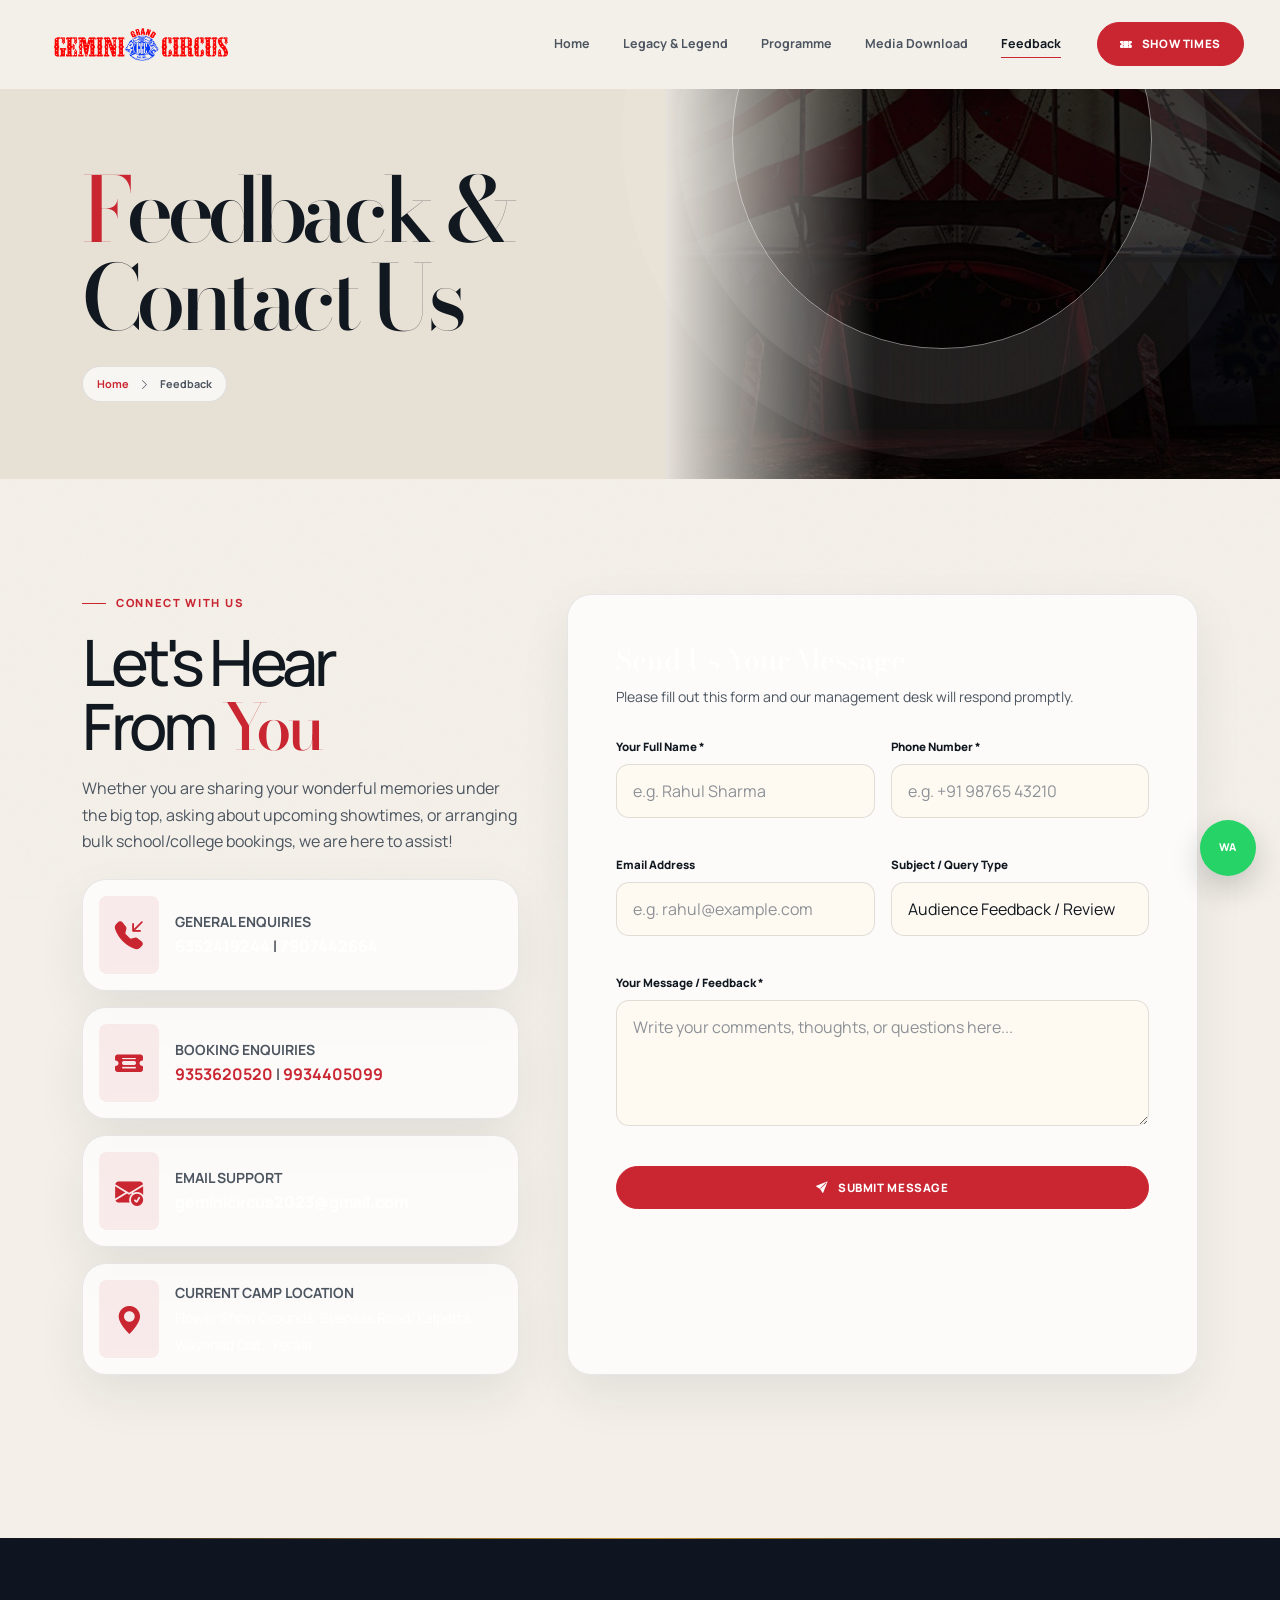
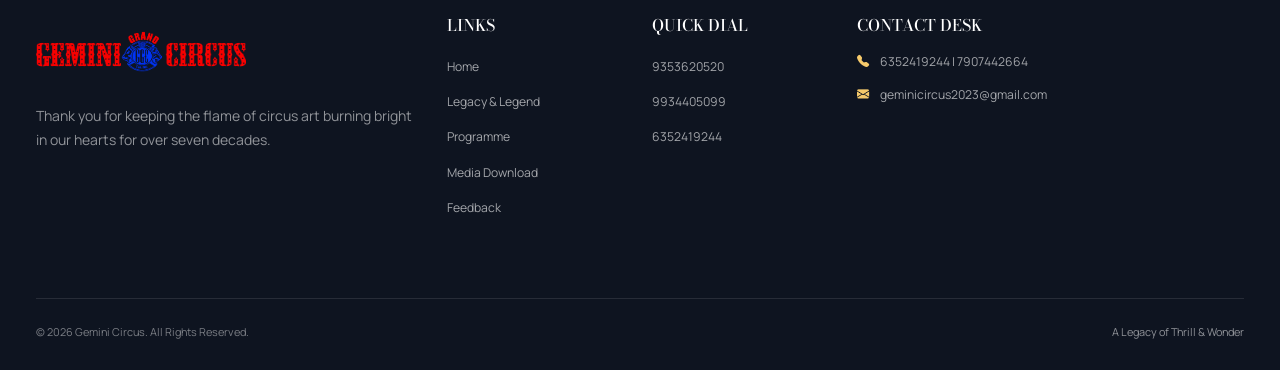
<file: feedback.html>
<!DOCTYPE html>
<html lang="en">

<head>
    <meta charset="UTF-8">
    <meta http-equiv="X-UA-Compatible" content="IE=edge">
    <meta name="viewport" content="width=device-width, initial-scale=1.0">
    <title>Feedback & Contact | Gemini Circus Enquiries & Support</title>
    <meta name="description" content="Get in touch with Gemini Circus for ticket bookings, school & group concessions, venue inquiries, and feedback. We would love to hear from you.">

    <!-- Google Fonts -->
    <link rel="preconnect" href="https://fonts.googleapis.com">
    <link rel="preconnect" href="https://fonts.gstatic.com" crossorigin>
    <link href="https://fonts.googleapis.com/css2?family=Bodoni+Moda:opsz,wght@6..96,500;6..96,600&amp;family=Manrope:wght@400;500;600;700;800&amp;display=swap" rel="stylesheet">

    <!-- Bootstrap 5 & Icons -->
    <link rel="stylesheet" href="https://cdnjs.cloudflare.com/ajax/libs/twitter-bootstrap/5.3.2/css/bootstrap.min.css" />
    <link rel="stylesheet" href="https://cdn.jsdelivr.net/npm/bootstrap-icons@1.11.3/font/bootstrap-icons.min.css">

    <!-- Custom Modern Circus Stylesheet -->
    <link rel="stylesheet" href="scss/gemini-landing.css">
</head>

<body id="scrl" class="inner-page">
    <!-- Top Announcement Bar -->
    <div class="top-notice-bar d-none d-md-block">
        <div class="container d-flex justify-content-between align-items-center">
            <div class="d-flex align-items-center gap-2">
                <span class="top-badge"><i class="bi bi-chat-heart"></i> Get In Touch</span>
                <span>We Welcome Your Valued Feedback & Booking Questions</span>
            </div>
            <div class="d-flex align-items-center gap-4">
                <a href="tel:9995929866"><i class="bi bi-telephone-fill text-gold me-1"></i> +91 99959 29866</a>
                <a href="mailto:geminicircus2023@gmail.com"><i class="bi bi-envelope-fill text-gold me-1"></i> geminicircus2023@gmail.com</a>
            </div>
        </div>
    </div>

    <!-- Header Navigation -->
    <header class="header-modern">
        <nav class="navbar navbar-expand-lg navbar-light py-2">
            <div class="container">
                <a class="navbar-brand-container" href="index.html">
                    <img src="images/logo.png" alt="Gemini Circus Logo" class="brand-logo-img">
                    <div class="brand-text-wrap">
                        <span class="brand-title">Gemini Circus</span>
                        <span class="brand-tagline">India's Pride • Estd. 1951</span>
                    </div>
                </a>

                <button class="navbar-toggler border-0" type="button" data-bs-toggle="collapse" data-bs-target="#circusNavbar">
                    <span class="menu-lines" aria-hidden="true"></span>
                </button>

                <div class="collapse navbar-collapse" id="circusNavbar">
                    <ul class="navbar-nav ms-auto mb-2 mb-lg-0 align-items-lg-center">
                        <li class="nav-item"><a class="nav-link" href="index.html">Home</a></li>
                        <li class="nav-item"><a class="nav-link" href="legacy-legend.html">Legacy & Legend</a></li>
                        <li class="nav-item"><a class="nav-link" href="programme.html">Programme</a></li>
                        <li class="nav-item"><a class="nav-link" href="media-download.html">Media Download</a></li>
                        <li class="nav-item"><a class="nav-link active" href="feedback.html">Feedback</a></li>
                        <li class="nav-item ms-lg-3 mt-3 mt-lg-0">
                            <a href="index.html#show-info" class="btn btn-circus">
                                <i class="bi bi-ticket-perforated-fill"></i> Show Times
                            </a>
                        </li>
                    </ul>
                </div>
            </div>
        </nav>
    </header>

    <!-- Page Banner -->
    <section class="page-hero">
        <div class="container position-relative z-1">
            <h1 class="text-gold-gradient">Feedback & Contact Us</h1>
            <div class="breadcrumbs-modern">
                <a href="index.html">Home</a>
                <i class="bi bi-chevron-right text-muted"></i>
                <span>Feedback</span>
            </div>
        </div>
    </section>

    <!-- Contact & Feedback Content -->
    <section class="section-pad">
        <div class="container">
            <div class="row g-5">
                <!-- Contact Details Column -->
                <div class="col-lg-5">
                    <span class="section-subtitle">Connect With Us</span>
                    <h2 class="section-title">Let's Hear From <span class="text-gold-gradient">You</span></h2>
                    <div class="section-divider ms-0 mb-4"></div>
                    <p class="text-muted">
                        Whether you are sharing your wonderful memories under the big top, asking about upcoming showtimes, or arranging bulk school/college bookings, we are here to assist!
                    </p>

                    <div class="mt-4">
                        <div class="glass-card mb-3 p-3 d-flex align-items-center gap-3">
                            <div class="bg-primary bg-opacity-25 p-3 rounded-3 text-gold fs-3">
                                <i class="bi bi-telephone-inbound-fill"></i>
                            </div>
                            <div>
                                <small class="text-muted text-uppercase d-block fw-bold">General Enquiries</small>
                                <a href="tel:6352419244" class="text-white fw-bold text-decoration-none">6352419244</a> | 
                                <a href="tel:7907442664" class="text-white fw-bold text-decoration-none">7907442664</a>
                            </div>
                        </div>

                        <div class="glass-card mb-3 p-3 d-flex align-items-center gap-3">
                            <div class="bg-warning bg-opacity-25 p-3 rounded-3 text-gold fs-3">
                                <i class="bi bi-ticket-detailed-fill"></i>
                            </div>
                            <div>
                                <small class="text-muted text-uppercase d-block fw-bold">Booking Enquiries</small>
                                <a href="tel:9353620520" class="text-gold fw-bold text-decoration-none">9353620520</a> | 
                                <a href="tel:9934405099" class="text-gold fw-bold text-decoration-none">9934405099</a>
                            </div>
                        </div>

                        <div class="glass-card mb-3 p-3 d-flex align-items-center gap-3">
                            <div class="bg-danger bg-opacity-25 p-3 rounded-3 text-danger fs-3">
                                <i class="bi bi-envelope-check-fill"></i>
                            </div>
                            <div>
                                <small class="text-muted text-uppercase d-block fw-bold">Email Support</small>
                                <a href="mailto:geminicircus2023@gmail.com" class="text-white fw-bold text-decoration-none">geminicircus2023@gmail.com</a>
                            </div>
                        </div>

                        <div class="glass-card p-3 d-flex align-items-center gap-3">
                            <div class="bg-info bg-opacity-25 p-3 rounded-3 text-info fs-3">
                                <i class="bi bi-geo-alt-fill"></i>
                            </div>
                            <div>
                                <small class="text-muted text-uppercase d-block fw-bold">Current Camp Location</small>
                                <span class="text-white small">Flower Show Grounds, Byepass Road, Kalpetta, Wayanad Dist., Kerala.</span>
                            </div>
                        </div>
                    </div>
                </div>

                <!-- Interactive Feedback Form Column -->
                <div class="col-lg-7">
                    <div class="glass-card p-4 p-md-5">
                        <h3 class="text-white font-serif mb-2">Send Us Your Message</h3>
                        <p class="text-muted small mb-4">Please fill out this form and our management desk will respond promptly.</p>

                        <form id="circusFeedbackForm" onsubmit="event.preventDefault(); alert('Thank you! Your feedback has been recorded successfully.'); this.reset();">
                            <div class="row g-3">
                                <div class="col-md-6">
                                    <label class="form-label text-white small">Your Full Name *</label>
                                    <input type="text" class="form-control form-control-modern" placeholder="e.g. Rahul Sharma" required>
                                </div>
                                <div class="col-md-6">
                                    <label class="form-label text-white small">Phone Number *</label>
                                    <input type="tel" class="form-control form-control-modern" placeholder="e.g. +91 98765 43210" required>
                                </div>
                                <div class="col-md-6">
                                    <label class="form-label text-white small">Email Address</label>
                                    <input type="email" class="form-control form-control-modern" placeholder="e.g. rahul@example.com">
                                </div>
                                <div class="col-md-6">
                                    <label class="form-label text-white small">Subject / Query Type</label>
                                    <select class="form-control form-control-modern text-white">
                                        <option value="feedback" class="bg-dark">Audience Feedback / Review</option>
                                        <option value="ticket" class="bg-dark">Ticket & Timing Enquiry</option>
                                        <option value="group" class="bg-dark">School / College Bulk Concession</option>
                                        <option value="press" class="bg-dark">Press / Media Collaboration</option>
                                        <option value="other" class="bg-dark">Other Queries</option>
                                    </select>
                                </div>
                                <div class="col-12">
                                    <label class="form-label text-white small">Your Message / Feedback *</label>
                                    <textarea rows="4" class="form-control form-control-modern" placeholder="Write your comments, thoughts, or questions here..." required></textarea>
                                </div>
                                <div class="col-12 mt-4">
                                    <button type="submit" class="btn btn-circus w-100 justify-content-center">
                                        <i class="bi bi-send-fill"></i> Submit Message
                                    </button>
                                </div>
                            </div>
                        </form>
                    </div>
                </div>
            </div>
        </div>
    </section>

    <!-- Modern Footer -->
    <footer class="footer-modern">
        <div class="container">
            <div class="row g-4">
                <div class="col-lg-4">
                    <div class="footer-logo-wrap">
                        <img src="images/logo.png" alt="Gemini Circus Logo" style="height: 52px;">
                        <div>
                            <h5 class="mb-0 text-white">Gemini Circus</h5>
                            <small class="text-gold">India's Pride Since 1951</small>
                        </div>
                    </div>
                    <p class="text-muted small">
                        Thank you for keeping the flame of circus art burning bright in our hearts for over seven decades.
                    </p>
                </div>

                <div class="col-6 col-lg-2">
                    <h6 class="text-white text-uppercase font-serif mb-3">Links</h6>
                    <ul class="footer-nav-list">
                        <li><a href="index.html">Home</a></li>
                        <li><a href="legacy-legend.html">Legacy & Legend</a></li>
                        <li><a href="programme.html">Programme</a></li>
                        <li><a href="media-download.html">Media Download</a></li>
                        <li><a href="feedback.html">Feedback</a></li>
                    </ul>
                </div>

                <div class="col-6 col-lg-2">
                    <h6 class="text-white text-uppercase font-serif mb-3">Quick Dial</h6>
                    <ul class="footer-nav-list">
                        <li><a href="tel:9353620520">9353620520</a></li>
                        <li><a href="tel:9934405099">9934405099</a></li>
                        <li><a href="tel:6352419244">6352419244</a></li>
                    </ul>
                </div>

                <div class="col-lg-4">
                    <h6 class="text-white text-uppercase font-serif mb-3">Contact Desk</h6>
                    <div class="footer-contact-item">
                        <i class="bi bi-telephone-fill"></i>
                        <div><a href="tel:6352419244">6352419244</a> | <a href="tel:7907442664">7907442664</a></div>
                    </div>
                    <div class="footer-contact-item">
                        <i class="bi bi-envelope-fill"></i>
                        <a href="mailto:geminicircus2023@gmail.com">geminicircus2023@gmail.com</a>
                    </div>
                </div>
            </div>

            <div class="footer-bottom d-flex flex-wrap justify-content-between align-items-center">
                <p class="mb-0">© 2026 Gemini Circus. All Rights Reserved.</p>
                <p class="mb-0 text-muted">A Legacy of Thrill & Wonder</p>
            </div>
        </div>
    </footer>

    <!-- Floating Buttons -->
    <a href="https://wa.me/919995929866" class="floating-contact-btn" target="_blank" rel="noopener noreferrer">
        <i class="bi bi-whatsapp"></i>
    </a>
    <button class="scroll-to-top" type="button" aria-label="Scroll to top">
        <i class="bi bi-arrow-up"></i>
    </button>

    <!-- Scripts -->
    <script src="https://cdnjs.cloudflare.com/ajax/libs/twitter-bootstrap/5.3.2/js/bootstrap.bundle.min.js"></script>
    <script src="js/modern.js"></script>
</body>

</html>
</file>
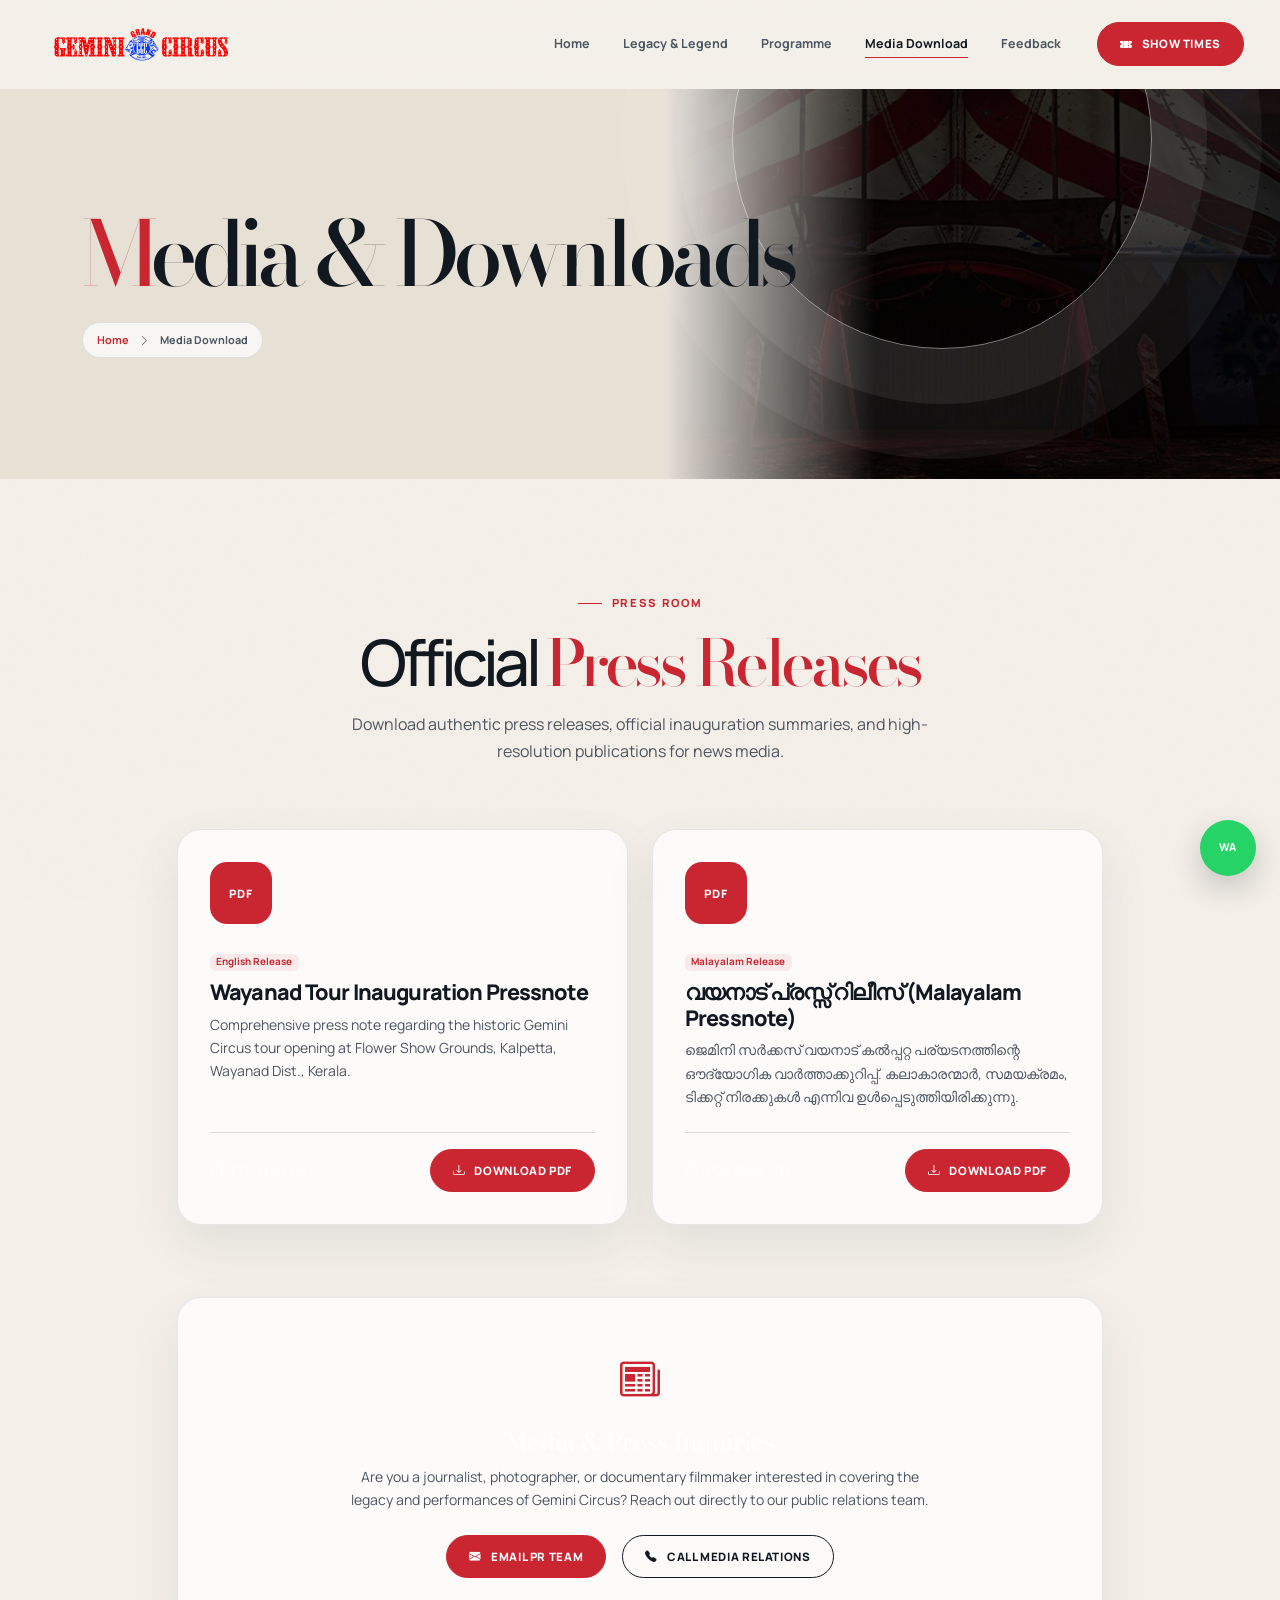
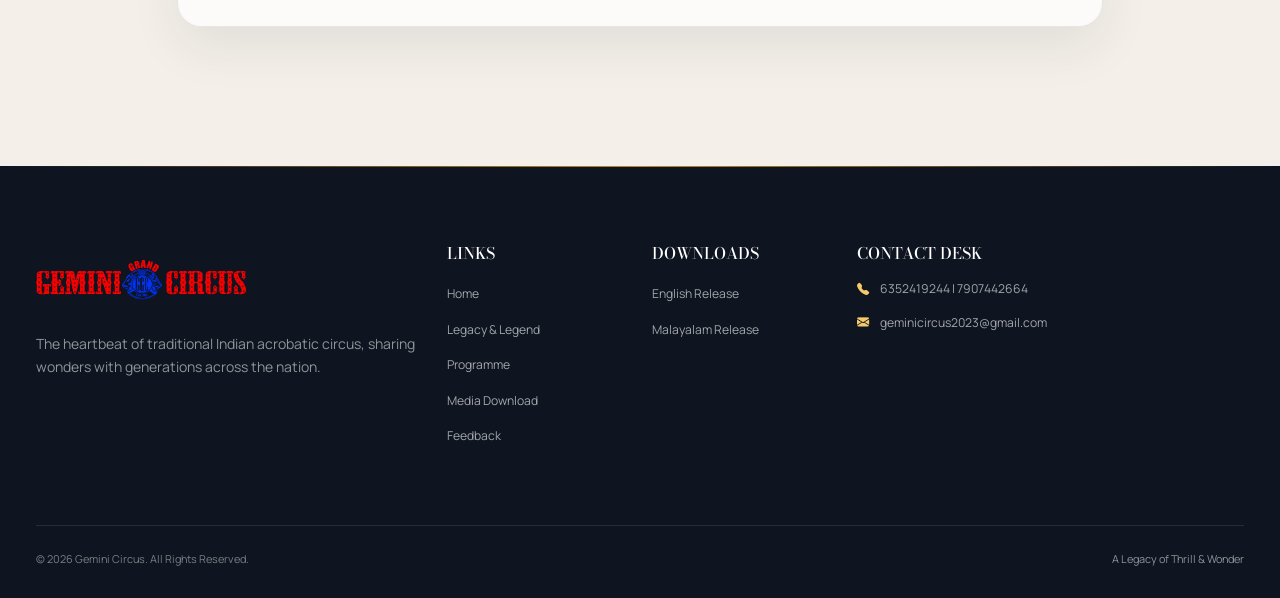
<file: media-download.html>
<!DOCTYPE html>
<html lang="en">

<head>
    <meta charset="UTF-8">
    <meta http-equiv="X-UA-Compatible" content="IE=edge">
    <meta name="viewport" content="width=device-width, initial-scale=1.0">
    <title>Media Download & Pressnotes | Gemini Circus Official Media Kit</title>
    <meta name="description" content="Official press releases, media brochures, and event notes for Gemini Circus in English and Malayalam for journalists, press and fans.">

    <!-- Google Fonts -->
    <link rel="preconnect" href="https://fonts.googleapis.com">
    <link rel="preconnect" href="https://fonts.gstatic.com" crossorigin>
    <link href="https://fonts.googleapis.com/css2?family=Bodoni+Moda:opsz,wght@6..96,500;6..96,600&amp;family=Manrope:wght@400;500;600;700;800&amp;display=swap" rel="stylesheet">

    <!-- Bootstrap 5 & Icons -->
    <link rel="stylesheet" href="https://cdnjs.cloudflare.com/ajax/libs/twitter-bootstrap/5.3.2/css/bootstrap.min.css" />
    <link rel="stylesheet" href="https://cdn.jsdelivr.net/npm/bootstrap-icons@1.11.3/font/bootstrap-icons.min.css">

    <!-- Custom Modern Circus Stylesheet -->
    <link rel="stylesheet" href="scss/gemini-landing.css">
</head>

<body id="scrl" class="inner-page">
    <!-- Top Announcement Bar -->
    <div class="top-notice-bar d-none d-md-block">
        <div class="container d-flex justify-content-between align-items-center">
            <div class="d-flex align-items-center gap-2">
                <span class="top-badge"><i class="bi bi-file-earmark-pdf"></i> Press Releases</span>
                <span>Official Media Kit & Tour Brochures Available</span>
            </div>
            <div class="d-flex align-items-center gap-4">
                <a href="tel:9995929866"><i class="bi bi-telephone-fill text-gold me-1"></i> +91 99959 29866</a>
                <a href="mailto:geminicircus2023@gmail.com"><i class="bi bi-envelope-fill text-gold me-1"></i> geminicircus2023@gmail.com</a>
            </div>
        </div>
    </div>

    <!-- Header Navigation -->
    <header class="header-modern">
        <nav class="navbar navbar-expand-lg navbar-light py-2">
            <div class="container">
                <a class="navbar-brand-container" href="index.html">
                    <img src="images/logo.png" alt="Gemini Circus Logo" class="brand-logo-img">
                    <div class="brand-text-wrap">
                        <span class="brand-title">Gemini Circus</span>
                        <span class="brand-tagline">India's Pride • Estd. 1951</span>
                    </div>
                </a>

                <button class="navbar-toggler border-0" type="button" data-bs-toggle="collapse" data-bs-target="#circusNavbar">
                    <span class="menu-lines" aria-hidden="true"></span>
                </button>

                <div class="collapse navbar-collapse" id="circusNavbar">
                    <ul class="navbar-nav ms-auto mb-2 mb-lg-0 align-items-lg-center">
                        <li class="nav-item"><a class="nav-link" href="index.html">Home</a></li>
                        <li class="nav-item"><a class="nav-link" href="legacy-legend.html">Legacy & Legend</a></li>
                        <li class="nav-item"><a class="nav-link" href="programme.html">Programme</a></li>
                        <li class="nav-item"><a class="nav-link active" href="media-download.html">Media Download</a></li>
                        <li class="nav-item"><a class="nav-link" href="feedback.html">Feedback</a></li>
                        <li class="nav-item ms-lg-3 mt-3 mt-lg-0">
                            <a href="index.html#show-info" class="btn btn-circus">
                                <i class="bi bi-ticket-perforated-fill"></i> Show Times
                            </a>
                        </li>
                    </ul>
                </div>
            </div>
        </nav>
    </header>

    <!-- Page Banner -->
    <section class="page-hero">
        <div class="container position-relative z-1">
            <h1 class="text-gold-gradient">Media & Downloads</h1>
            <div class="breadcrumbs-modern">
                <a href="index.html">Home</a>
                <i class="bi bi-chevron-right text-muted"></i>
                <span>Media Download</span>
            </div>
        </div>
    </section>

    <!-- Media Documents Section -->
    <section class="section-pad">
        <div class="container">
            <div class="section-head">
                <span class="section-subtitle">Press Room</span>
                <h2 class="section-title">Official <span class="text-gold-gradient">Press Releases</span></h2>
                <div class="section-divider mb-3"></div>
                <p class="text-muted max-w-600 mx-auto">Download authentic press releases, official inauguration summaries, and high-resolution publications for news media.</p>
            </div>

            <div class="row g-4 justify-content-center">
                <!-- English Release -->
                <div class="col-md-6 col-lg-5">
                    <div class="media-doc-card">
                        <div>
                            <div class="pdf-icon-badge">
                                <i class="bi bi-file-earmark-pdf-fill"></i>
                            </div>
                            <span class="badge bg-primary bg-opacity-25 text-blue-light mb-2">English Release</span>
                            <h3 class="h4 text-white mb-2">Wayanad Tour Inauguration Pressnote</h3>
                            <p class="text-muted small mb-4">
                                Comprehensive press note regarding the historic Gemini Circus tour opening at Flower Show Grounds, Kalpetta, Wayanad Dist., Kerala.
                            </p>
                        </div>
                        <div class="d-flex align-items-center justify-content-between pt-3 border-top border-secondary border-opacity-25">
                            <span class="text-white-50 small"><i class="bi bi-filetype-pdf me-1"></i> PDF (199 KB)</span>
                            <a href="images/Gemini -Pressnote-Eng.pdf" download class="btn btn-circus btn-sm">
                                <i class="bi bi-download"></i> Download PDF
                            </a>
                        </div>
                    </div>
                </div>

                <!-- Malayalam Release -->
                <div class="col-md-6 col-lg-5">
                    <div class="media-doc-card">
                        <div>
                            <div class="pdf-icon-badge">
                                <i class="bi bi-file-earmark-pdf-fill"></i>
                            </div>
                            <span class="badge bg-warning bg-opacity-25 text-gold mb-2">Malayalam Release</span>
                            <h3 class="h4 text-white mb-2">വയനാട് പ്രസ്സ് റിലീസ് (Malayalam Pressnote)</h3>
                            <p class="text-muted small mb-4">
                                ജെമിനി സർക്കസ് വയനാട് കൽപ്പറ്റ പര്യടനത്തിന്റെ ഔദ്യോഗിക വാർത്താക്കുറിപ്പ്. കലാകാരന്മാർ, സമയക്രമം, ടിക്കറ്റ് നിരക്കുകൾ എന്നിവ ഉൾപ്പെടുത്തിയിരിക്കുന്നു.
                            </p>
                        </div>
                        <div class="d-flex align-items-center justify-content-between pt-3 border-top border-secondary border-opacity-25">
                            <span class="text-white-50 small"><i class="bi bi-filetype-pdf me-1"></i> PDF (622 KB)</span>
                            <a href="images/Gemini-Pressnote-Mal.pdf" download class="btn btn-circus btn-sm">
                                <i class="bi bi-download"></i> Download PDF
                            </a>
                        </div>
                    </div>
                </div>
            </div>

            <!-- Press Contact Box -->
            <div class="row justify-content-center mt-5">
                <div class="col-lg-10">
                    <div class="glass-card text-center p-4 p-md-5">
                        <i class="bi bi-newspaper fs-1 text-gold mb-3 d-inline-block"></i>
                        <h4 class="text-white font-serif mb-2">Media & Press Inquiries</h4>
                        <p class="text-muted small max-w-600 mx-auto mb-4">
                            Are you a journalist, photographer, or documentary filmmaker interested in covering the legacy and performances of Gemini Circus? Reach out directly to our public relations team.
                        </p>
                        <div class="d-flex flex-wrap justify-content-center gap-3">
                            <a href="mailto:geminicircus2023@gmail.com" class="btn btn-circus">
                                <i class="bi bi-envelope-fill"></i> Email PR Team
                            </a>
                            <a href="tel:9995929866" class="btn btn-circus-outline">
                                <i class="bi bi-telephone-fill"></i> Call Media Relations
                            </a>
                        </div>
                    </div>
                </div>
            </div>
        </div>
    </section>

    <!-- Modern Footer -->
    <footer class="footer-modern">
        <div class="container">
            <div class="row g-4">
                <div class="col-lg-4">
                    <div class="footer-logo-wrap">
                        <img src="images/logo.png" alt="Gemini Circus Logo" style="height: 52px;">
                        <div>
                            <h5 class="mb-0 text-white">Gemini Circus</h5>
                            <small class="text-gold">India's Pride Since 1951</small>
                        </div>
                    </div>
                    <p class="text-muted small">
                        The heartbeat of traditional Indian acrobatic circus, sharing wonders with generations across the nation.
                    </p>
                </div>

                <div class="col-6 col-lg-2">
                    <h6 class="text-white text-uppercase font-serif mb-3">Links</h6>
                    <ul class="footer-nav-list">
                        <li><a href="index.html">Home</a></li>
                        <li><a href="legacy-legend.html">Legacy & Legend</a></li>
                        <li><a href="programme.html">Programme</a></li>
                        <li><a href="media-download.html">Media Download</a></li>
                        <li><a href="feedback.html">Feedback</a></li>
                    </ul>
                </div>

                <div class="col-6 col-lg-2">
                    <h6 class="text-white text-uppercase font-serif mb-3">Downloads</h6>
                    <ul class="footer-nav-list">
                        <li><a href="images/Gemini -Pressnote-Eng.pdf" download>English Release</a></li>
                        <li><a href="images/Gemini-Pressnote-Mal.pdf" download>Malayalam Release</a></li>
                    </ul>
                </div>

                <div class="col-lg-4">
                    <h6 class="text-white text-uppercase font-serif mb-3">Contact Desk</h6>
                    <div class="footer-contact-item">
                        <i class="bi bi-telephone-fill"></i>
                        <div><a href="tel:6352419244">6352419244</a> | <a href="tel:7907442664">7907442664</a></div>
                    </div>
                    <div class="footer-contact-item">
                        <i class="bi bi-envelope-fill"></i>
                        <a href="mailto:geminicircus2023@gmail.com">geminicircus2023@gmail.com</a>
                    </div>
                </div>
            </div>

            <div class="footer-bottom d-flex flex-wrap justify-content-between align-items-center">
                <p class="mb-0">© 2026 Gemini Circus. All Rights Reserved.</p>
                <p class="mb-0 text-muted">A Legacy of Thrill & Wonder</p>
            </div>
        </div>
    </footer>

    <!-- Floating Buttons -->
    <a href="https://wa.me/919995929866" class="floating-contact-btn" target="_blank" rel="noopener noreferrer">
        <i class="bi bi-whatsapp"></i>
    </a>
    <button class="scroll-to-top" type="button" aria-label="Scroll to top">
        <i class="bi bi-arrow-up"></i>
    </button>

    <!-- Scripts -->
    <script src="https://cdnjs.cloudflare.com/ajax/libs/twitter-bootstrap/5.3.2/js/bootstrap.bundle.min.js"></script>
    <script src="js/modern.js"></script>
</body>

</html>
</file>
<file: scss/gemini-landing.css>
:root {
  --ink: #111820;
  --ink-soft: #4c5560;
  --paper: #f4f0e9;
  --paper-deep: #e7e0d5;
  --cream: #fffaf1;
  --red: #c92632;
  --red-deep: #851c27;
  --gold: #e3a526;
  --blue: #111c51;
  --line: rgba(17, 24, 32, 0.14);
  --radius-lg: 34px;
  --radius-md: 22px;
  --font-display: 'Bodoni Moda', Georgia, serif;
  --font-body: 'Manrope', Arial, sans-serif;
  --ease: 0.45s cubic-bezier(0.2, 0.7, 0.2, 1);
}

*,
*::before,
*::after {
  box-sizing: border-box;
}

html {
  scroll-behavior: smooth;
}

body {
  margin: 0;
  color: var(--ink);
  background: var(--paper);
  font-family: var(--font-body);
  font-size: 16px;
  line-height: 1.65;
  overflow-x: hidden;
}

body::before {
  content: '';
  position: fixed;
  inset: 0;
  z-index: -1;
  opacity: 0.36;
  pointer-events: none;
  background-image: url("data:image/svg+xml,%3Csvg viewBox='0 0 180 180' xmlns='http://www.w3.org/2000/svg'%3E%3Cfilter id='n'%3E%3CfeTurbulence type='fractalNoise' baseFrequency='.9' numOctaves='3' stitchTiles='stitch'/%3E%3C/filter%3E%3Crect width='100%25' height='100%25' filter='url(%23n)' opacity='.06'/%3E%3C/svg%3E");
}

img {
  display: block;
  max-width: 100%;
}

a {
  color: inherit;
}

button,
input,
textarea,
select {
  font: inherit;
}

::selection {
  color: #fff;
  background: var(--red);
}

:focus-visible {
  outline: 3px solid var(--gold);
  outline-offset: 4px;
}

.landing-container {
  width: min(calc(100% - 48px), 1320px);
  margin-inline: auto;
}

.skip-link {
  position: fixed;
  top: 10px;
  left: 10px;
  z-index: 9999;
  padding: 10px 16px;
  color: #fff;
  background: var(--ink);
  border-radius: 8px;
  transform: translateY(-150%);
  transition: transform 0.2s ease;
}

.skip-link:focus {
  transform: translateY(0);
}

.eyebrow {
  display: flex;
  align-items: center;
  gap: 11px;
  margin: 0 0 22px;
  color: var(--red);
  font-size: 0.72rem;
  font-weight: 800;
  letter-spacing: 0.16em;
  line-height: 1.2;
  text-transform: uppercase;
}

.eyebrow span {
  width: 26px;
  height: 1px;
  background: currentColor;
}

.eyebrow.light {
  color: #f6ca6b;
}

.button {
  display: inline-flex;
  align-items: center;
  justify-content: center;
  gap: 18px;
  min-height: 52px;
  padding: 12px 24px;
  border: 1px solid transparent;
  border-radius: 100px;
  font-size: 0.76rem;
  font-weight: 800;
  letter-spacing: 0.07em;
  text-decoration: none;
  text-transform: uppercase;
  transition: transform var(--ease), background var(--ease), color var(--ease);
}

.button:hover {
  transform: translateY(-3px);
}

.button-dark {
  color: #fff;
  background: var(--ink);
}

.button-dark:hover {
  color: #fff;
  background: var(--red);
}

.button-light {
  color: var(--ink);
  background: #fff;
}

.button-light:hover {
  color: #fff;
  background: var(--red);
}

.text-link {
  display: inline-flex;
  align-items: center;
  gap: 12px;
  padding-bottom: 3px;
  border-bottom: 1px solid currentColor;
  font-size: 0.84rem;
  font-weight: 700;
  text-decoration: none;
  transition: gap var(--ease), color var(--ease);
}

.text-link:hover {
  gap: 18px;
  color: var(--red);
}

.section-space {
  padding: 145px 0;
}

/* Navigation */
.landing-header {
  position: sticky;
  top: 0;
  z-index: 1040;
  background: rgba(244, 240, 233, 0.9);
  border-bottom: 1px solid transparent;
  backdrop-filter: blur(18px);
  transition: box-shadow var(--ease), border-color var(--ease), background var(--ease);
}

.landing-header.header-scrolled {
  background: rgba(244, 240, 233, 0.96);
  border-color: var(--line);
  box-shadow: 0 12px 35px rgba(17, 24, 32, 0.07);
}

.landing-header .navbar {
  min-height: 88px;
  padding: 10px 0;
}

.landing-header .navbar,
.landing-header .navbar > .landing-container {
  display: flex;
  align-items: center;
}

.landing-header .navbar > .landing-container {
  justify-content: space-between;
}

.landing-brand {
  display: inline-flex;
  align-items: center;
  gap: 12px;
  color: var(--ink);
  font-size: 1rem;
  font-weight: 800;
  letter-spacing: -0.03em;
  text-decoration: none;
}

.landing-brand img {
  width: 260px;
  height: 68px;
  object-fit: contain;
}

.landing-header .navbar-collapse {
  display: flex;
  align-items: center;
  margin-left: auto;
  gap: 28px;
}

.landing-header .navbar-nav {
  display: flex;
  flex-direction: row;
  gap: 7px;
  align-items: center;
  margin: 0;
  padding: 0;
  list-style: none;
}

.landing-header .nav-link {
  position: relative;
  padding: 12px 13px !important;
  color: var(--ink-soft);
  font-size: 0.78rem;
  font-weight: 700;
}

.landing-header .nav-link::after {
  content: '';
  position: absolute;
  right: 13px;
  bottom: 8px;
  left: 13px;
  height: 1px;
  background: var(--red);
  transform: scaleX(0);
  transition: transform var(--ease);
}

.landing-header .nav-link:hover,
.landing-header .nav-link.active {
  color: var(--ink);
}

.landing-header .nav-link:hover::after,
.landing-header .nav-link.active::after {
  transform: scaleX(1);
}

.nav-ticket {
  display: inline-flex;
  align-items: center;
  gap: 12px;
  padding: 11px 18px;
  color: #fff;
  background: var(--red);
  border-radius: 100px;
  font-size: 0.73rem;
  font-weight: 800;
  text-decoration: none;
  text-transform: uppercase;
  transition: transform var(--ease), background var(--ease);
}

.nav-ticket:hover {
  color: #fff;
  background: var(--ink);
  transform: translateY(-2px);
}

.navbar-toggler {
  display: none;
  width: 44px;
  height: 44px;
  padding: 0;
  color: var(--ink);
  border: 1px solid var(--line);
  border-radius: 50%;
  font-size: 1.45rem;
}

.navbar-toggler:focus {
  box-shadow: none;
}

.menu-lines,
.menu-lines::before,
.menu-lines::after {
  display: block;
  width: 18px;
  height: 1.5px;
  background: currentColor;
  transition: transform var(--ease);
}

.menu-lines {
  position: relative;
}

.menu-lines::before,
.menu-lines::after {
  content: '';
  position: absolute;
  left: 0;
}

.menu-lines::before { top: -6px; }
.menu-lines::after { top: 6px; }

/* Hero */
.landing-hero {
  padding: 62px 0 96px;
}

.hero-copy {
  display: grid;
  grid-template-columns: minmax(0, 1fr) 350px;
  column-gap: 70px;
  align-items: end;
  margin-bottom: 58px;
}

.hero-copy .eyebrow {
  grid-column: 1 / -1;
}

.hero-copy h1 {
  max-width: 850px;
  margin: 0;
  font-family: var(--font-body);
  font-size: clamp(4rem, 7.2vw, 7.2rem);
  font-weight: 500;
  letter-spacing: -0.075em;
  line-height: 0.93;
  text-wrap: balance;
}

.hero-copy h1 em,
.section-heading h2 em,
.acts-copy h2 em,
.story-intro h2 em,
.visit-content h2 em {
  color: var(--red);
  font-family: var(--font-display);
  font-weight: 500;
}

.hero-intro {
  max-width: 350px;
  margin: 0 0 29px;
  color: var(--ink-soft);
  font-size: 1rem;
  line-height: 1.75;
}

.hero-actions {
  grid-column: 2;
  display: flex;
  align-items: center;
  gap: 25px;
}

.hero-stage {
  position: relative;
  min-height: 650px;
  overflow: hidden;
  border-radius: var(--radius-lg);
  background: var(--blue);
}

.hero-image,
.hero-image::after {
  position: absolute;
  inset: 0;
}

.hero-image::after {
  content: '';
  background: linear-gradient(90deg, rgba(10, 14, 30, 0.58), transparent 52%, rgba(10, 14, 30, 0.12)), linear-gradient(0deg, rgba(10, 14, 30, 0.52), transparent 45%);
}

.hero-image img {
  width: 100%;
  height: 100%;
  object-fit: cover;
  transition: transform 1.4s cubic-bezier(0.2, 0.7, 0.2, 1);
}

.hero-stage:hover .hero-image img {
  transform: scale(1.025);
}

.hero-stamp {
  position: absolute;
  top: 42px;
  right: 42px;
  width: 128px;
  height: 128px;
  display: flex;
  flex-direction: column;
  align-items: center;
  justify-content: center;
  color: #fff;
  background: var(--red);
  border: 7px solid rgba(255, 255, 255, 0.92);
  border-radius: 50%;
  box-shadow: 0 18px 40px rgba(17, 24, 32, 0.25);
  transform: rotate(8deg);
}

.hero-stamp span {
  font-family: var(--font-display);
  font-size: 2.05rem;
  line-height: 1;
}

.hero-stamp small {
  margin-top: 6px;
  font-size: 0.62rem;
  font-weight: 800;
  letter-spacing: 0.18em;
}

.hero-caption {
  position: absolute;
  bottom: 42px;
  left: 42px;
  display: flex;
  align-items: flex-end;
  gap: 18px;
  color: #fff;
}

.hero-caption span {
  padding-bottom: 5px;
  color: #f6ca6b;
  font-size: 0.7rem;
}

.hero-caption p {
  margin: 0;
  font-size: clamp(1.25rem, 2.2vw, 2rem);
  font-weight: 600;
  letter-spacing: -0.04em;
  line-height: 1.12;
}

/* Show strip */
.show-strip {
  position: relative;
  z-index: 2;
  margin-top: -42px;
}

.show-strip .landing-container {
  display: grid;
  grid-template-columns: 150px 1.55fr 1fr 1fr auto;
  gap: 32px;
  align-items: center;
  padding: 31px 38px;
  background: #fff;
  border-radius: 20px;
  box-shadow: 0 24px 70px rgba(17, 24, 32, 0.14);
}

.show-label {
  display: flex;
  align-items: center;
  gap: 11px;
}

.show-label p,
.show-main p,
.show-prices p,
.show-contact p {
  margin: 0;
}

.show-label p,
.kicker {
  color: var(--ink-soft);
  font-size: 0.65rem;
  font-weight: 800;
  letter-spacing: 0.13em;
  text-transform: uppercase;
}

.live-dot {
  width: 9px;
  height: 9px;
  background: #31a458;
  border-radius: 50%;
  box-shadow: 0 0 0 6px rgba(49, 164, 88, 0.13);
  animation: pulse 2s infinite;
}

@keyframes pulse {
  50% { box-shadow: 0 0 0 10px rgba(49, 164, 88, 0); }
}

.show-main h2 {
  margin: 2px 0 0;
  font-size: 1.3rem;
  font-weight: 800;
  letter-spacing: -0.04em;
}

.show-main > p:last-child,
.show-prices span {
  color: var(--ink-soft);
  font-size: 0.76rem;
}

.show-prices strong {
  display: block;
  font-family: var(--font-display);
  font-size: 1.55rem;
  line-height: 1.2;
}

.show-contact a {
  display: block;
  width: max-content;
  color: var(--ink);
  font-size: 0.8rem;
  font-weight: 800;
  text-decoration: none;
}

.show-contact a:hover {
  color: var(--red);
}

.round-arrow {
  width: 52px;
  height: 52px;
  display: grid;
  place-items: center;
  color: #fff;
  background: var(--red);
  border-radius: 50%;
  font-size: 1.15rem;
  text-decoration: none;
  transition: transform var(--ease), background var(--ease);
}

.round-arrow:hover {
  color: #fff;
  background: var(--ink);
  transform: rotate(45deg);
}

/* Legacy portraits */
.section-heading h2,
.acts-copy h2,
.story-intro h2,
.visit-content h2 {
  margin: 0;
  font-size: clamp(3.2rem, 6vw, 6.2rem);
  font-weight: 500;
  letter-spacing: -0.07em;
  line-height: 0.98;
  text-wrap: balance;
}

.centered-heading {
  max-width: 900px;
  margin: 0 auto 75px;
  text-align: center;
}

.centered-heading .eyebrow {
  justify-content: center;
}

.portrait-rail {
  display: flex;
  align-items: center;
  justify-content: center;
  gap: 24px;
  min-height: 400px;
  overflow: hidden;
}

.portrait-card {
  position: relative;
  flex: 0 0 212px;
  height: 300px;
  overflow: hidden;
  border-radius: 22px;
  box-shadow: 0 25px 50px rgba(17, 24, 32, 0.14);
  transition: transform var(--ease), opacity var(--ease);
}

.portrait-card img {
  width: 100%;
  height: 100%;
  object-fit: cover;
  filter: saturate(0.75);
}

.portrait-card::after {
  content: '';
  position: absolute;
  inset: 35% 0 0;
  background: linear-gradient(transparent, rgba(9, 12, 20, 0.88));
}

.portrait-card > div {
  position: absolute;
  right: 18px;
  bottom: 18px;
  left: 18px;
  z-index: 1;
  color: #fff;
}

.portrait-card strong,
.portrait-card span {
  display: block;
}

.portrait-card strong {
  font-size: 0.84rem;
}

.portrait-card > div span {
  color: rgba(255, 255, 255, 0.68);
  font-size: 0.62rem;
}

.portrait-card.side-card {
  opacity: 0.68;
  transform: rotate(-8deg) translateY(22px);
}

.portrait-card.side-card:last-child {
  transform: rotate(8deg) translateY(22px);
}

.portrait-card.mid-card {
  transform: rotate(5deg) translateY(-8px);
}

.portrait-card.mid-card:nth-child(2) {
  transform: rotate(-5deg) translateY(-8px);
}

.portrait-card.featured-card {
  flex-basis: 270px;
  height: 370px;
  border: 7px solid #fff;
  border-radius: 28px;
  transform: translateY(-5px);
}

.portrait-card:hover {
  opacity: 1;
  transform: translateY(-15px) rotate(0deg) !important;
}

.quote-mark {
  position: absolute;
  right: 13px;
  bottom: 13px;
  z-index: 2;
  width: 50px;
  height: 50px;
  display: grid !important;
  place-items: center;
  color: #fff;
  background: var(--red);
  border: 4px solid rgba(255, 255, 255, 0.88);
  border-radius: 50%;
  font-family: var(--font-display);
  font-size: 2rem;
  transform: none;
}

.legacy-quote {
  max-width: 720px;
  margin: 70px auto 0;
  text-align: center;
}

.legacy-quote h3 {
  margin-bottom: 14px;
  font-size: clamp(1.3rem, 2vw, 1.7rem);
  font-weight: 800;
  letter-spacing: -0.045em;
}

.legacy-quote p {
  margin: 0 auto 25px;
  color: var(--ink-soft);
}

/* Acts */
.acts-showcase {
  padding-right: 24px;
  padding-left: 24px;
  color: #fff;
  background: var(--paper);
}

.acts-showcase .landing-container {
  display: grid;
  grid-template-columns: minmax(300px, 0.78fr) minmax(0, 1.5fr);
  gap: 70px;
  padding: 72px;
  background: var(--blue);
  border-radius: var(--radius-lg);
}

.acts-copy h2 em {
  color: #f6ca6b;
}

.act-tabs {
  margin-top: 70px;
  border-top: 1px solid rgba(255, 255, 255, 0.18);
}

.act-tabs a {
  display: flex;
  align-items: center;
  justify-content: space-between;
  padding: 18px 0;
  color: rgba(255, 255, 255, 0.5);
  border-bottom: 1px solid rgba(255, 255, 255, 0.18);
  font-size: 0.85rem;
  text-decoration: none;
  transition: color var(--ease), padding var(--ease);
}

.act-tabs a span {
  font-size: 0.62rem;
}

.act-tabs a:hover,
.act-tabs a.active {
  padding-left: 10px;
  color: #fff;
}

.acts-mosaic {
  display: grid;
  grid-template-columns: repeat(2, minmax(0, 1fr));
  grid-template-rows: 250px 250px;
  gap: 14px;
}

.acts-mosaic a {
  position: relative;
  overflow: hidden;
  border-radius: 18px;
}

.acts-mosaic .mosaic-large {
  grid-row: 1 / 3;
}

.acts-mosaic img {
  width: 100%;
  height: 100%;
  object-fit: cover;
  transition: transform 0.8s cubic-bezier(0.2, 0.7, 0.2, 1);
}

.acts-mosaic a::after {
  content: '';
  position: absolute;
  inset: 50% 0 0;
  background: linear-gradient(transparent, rgba(8, 11, 31, 0.7));
}

.acts-mosaic a:hover img {
  transform: scale(1.07);
}

.acts-mosaic a span {
  position: absolute;
  bottom: 18px;
  left: 20px;
  z-index: 1;
  color: #fff;
  font-size: 0.72rem;
  font-weight: 700;
}

/* Story cards */
.story-section .landing-container {
  display: grid;
  grid-template-columns: minmax(280px, 0.75fr) minmax(0, 1.1fr);
  gap: 120px;
  align-items: center;
}

.story-intro > p:not(.eyebrow) {
  max-width: 380px;
  margin: 35px 0 0;
  color: var(--ink-soft);
}

.story-controls {
  display: flex;
  gap: 12px;
  margin-top: 38px;
}

.story-controls button {
  width: 48px;
  height: 48px;
  display: grid;
  place-items: center;
  background: #fff;
  border: 0;
  border-radius: 50%;
  box-shadow: 0 12px 28px rgba(17, 24, 32, 0.1);
}

.story-stack {
  position: relative;
  min-height: 580px;
}

.story-card {
  position: absolute;
  width: min(420px, 78%);
  height: 520px;
  overflow: hidden;
  border: 7px solid #fff;
  border-radius: 28px;
  box-shadow: 0 28px 55px rgba(17, 24, 32, 0.2);
}

.story-card img {
  width: 100%;
  height: 100%;
  object-fit: cover;
}

.story-card-back {
  top: 42px;
  right: 0;
  transform: rotate(4deg);
}

.story-card-front {
  top: 0;
  left: 0;
}

.story-card-front::after {
  content: '';
  position: absolute;
  inset: 25% 0 0;
  background: linear-gradient(transparent, rgba(10, 15, 25, 0.88));
}

.story-overlay {
  position: absolute;
  right: 28px;
  bottom: 27px;
  left: 28px;
  z-index: 1;
  color: #fff;
}

.story-overlay > div {
  display: flex;
  gap: 7px;
  margin-bottom: 13px;
}

.story-overlay > div span {
  padding: 4px 9px;
  color: var(--ink);
  background: rgba(255, 255, 255, 0.88);
  border-radius: 100px;
  font-size: 0.56rem;
  font-weight: 700;
}

.story-overlay h3 {
  margin: 0 0 9px;
  font-size: 1.55rem;
  font-weight: 600;
  letter-spacing: -0.05em;
  line-height: 1.12;
}

.story-overlay p {
  max-width: 300px;
  margin: 0;
  color: rgba(255, 255, 255, 0.7);
  font-size: 0.72rem;
  line-height: 1.5;
}

.story-overlay > a {
  position: absolute;
  right: 0;
  bottom: 0;
  width: 44px;
  height: 44px;
  display: grid;
  place-items: center;
  color: var(--ink);
  background: #fff;
  border-radius: 50%;
  text-decoration: none;
}

/* Gallery */
.gallery-section {
  background: var(--cream);
}

.split-heading {
  display: grid;
  grid-template-columns: 1fr 380px;
  gap: 70px;
  align-items: end;
  margin-bottom: 65px;
}

.split-heading > p {
  margin: 0 0 8px;
  color: var(--ink-soft);
}

.editorial-gallery {
  display: grid;
  grid-template-columns: 1.15fr 0.85fr;
  grid-template-rows: 270px 270px;
  gap: 18px;
}

.editorial-gallery a {
  position: relative;
  overflow: hidden;
  border-radius: var(--radius-md);
}

.editorial-gallery .gallery-tall {
  grid-row: 1 / 3;
}

.editorial-gallery img {
  width: 100%;
  height: 100%;
  object-fit: cover;
  transition: transform 0.8s cubic-bezier(0.2, 0.7, 0.2, 1), filter var(--ease);
}

.editorial-gallery a::after {
  content: '+';
  position: absolute;
  top: 50%;
  left: 50%;
  width: 52px;
  height: 52px;
  display: grid;
  place-items: center;
  color: #fff;
  background: rgba(17, 24, 32, 0.72);
  border-radius: 50%;
  font-family: var(--font-body);
  font-size: 1.4rem;
  opacity: 0;
  transform: translate(-50%, -35%);
  transition: opacity var(--ease), transform var(--ease);
  backdrop-filter: blur(10px);
}

.editorial-gallery a:hover img {
  filter: brightness(0.8);
  transform: scale(1.04);
}

.editorial-gallery a:hover::after {
  opacity: 1;
  transform: translate(-50%, -50%);
}

/* CTA */
.visit-cta {
  padding: 110px 0;
  background: var(--cream);
}

.visit-panel {
  position: relative;
  min-height: 510px;
  display: flex;
  align-items: center;
  overflow: hidden;
  border-radius: var(--radius-lg);
}

.visit-panel > img,
.visit-overlay {
  position: absolute;
  inset: 0;
  width: 100%;
  height: 100%;
}

.visit-panel > img {
  object-fit: cover;
}

.visit-overlay {
  background: linear-gradient(90deg, rgba(8, 11, 31, 0.87) 0%, rgba(8, 11, 31, 0.62) 46%, rgba(8, 11, 31, 0.08) 85%);
}

.visit-content {
  position: relative;
  z-index: 1;
  max-width: 650px;
  padding: 70px;
  color: #fff;
}

.visit-content h2 em {
  color: #f6ca6b;
}

.visit-content > p:not(.eyebrow) {
  margin: 25px 0 30px;
  color: rgba(255, 255, 255, 0.76);
}

/* Footer */
.landing-footer {
  padding: 85px 0 30px;
  color: rgba(255, 255, 255, 0.72);
  background: #0e1420;
}

.footer-top {
  display: grid;
  grid-template-columns: 1.5fr 0.75fr 0.85fr 1fr;
  gap: 70px;
  padding-bottom: 65px;
}

.landing-footer .landing-brand {
  color: #fff;
}

.footer-brand p,
.footer-visit p {
  margin: 22px 0 0;
  font-size: 0.8rem;
}

.footer-column {
  display: flex;
  flex-direction: column;
  align-items: flex-start;
  gap: 11px;
}

.footer-column h2 {
  margin: 0 0 9px;
  color: #fff;
  font-size: 0.7rem;
  font-weight: 800;
  letter-spacing: 0.12em;
  text-transform: uppercase;
}

.footer-column a {
  color: rgba(255, 255, 255, 0.62);
  font-size: 0.76rem;
  text-decoration: none;
}

.footer-column a:hover {
  color: #f6ca6b;
}

.footer-visit a {
  display: inline-flex;
  gap: 8px;
  margin-top: 12px;
  color: #f6ca6b;
  font-weight: 700;
}

.footer-bottom {
  display: flex;
  justify-content: space-between;
  gap: 25px;
  padding-top: 25px;
  border-top: 1px solid rgba(255, 255, 255, 0.1);
  font-size: 0.68rem;
}

.floating-whatsapp,
.scroll-to-top {
  position: fixed;
  right: 24px;
  z-index: 1030;
  display: grid;
  place-items: center;
  color: #fff;
  border: 0;
  border-radius: 50%;
  text-decoration: none;
  box-shadow: 0 12px 30px rgba(17, 24, 32, 0.2);
  transition: opacity var(--ease), visibility var(--ease), transform var(--ease), background var(--ease);
}

.floating-whatsapp {
  bottom: 24px;
  width: 56px;
  height: 56px;
  background: #25d366;
  font-size: 0.67rem;
  font-weight: 800;
  letter-spacing: 0.04em;
}

.floating-whatsapp:hover {
  color: #fff;
  transform: translateY(-4px);
}

.scroll-to-top {
  bottom: 92px;
  width: 44px;
  height: 44px;
  padding: 0;
  background: var(--ink);
  opacity: 0;
  visibility: hidden;
}

.scroll-to-top.show {
  opacity: 1;
  visibility: visible;
}

.scroll-to-top:hover {
  background: var(--red);
  transform: translateY(-3px);
}

/* JS enhancement */
.reveal-ready {
  opacity: 0;
  transform: translateY(28px);
  transition: opacity 0.8s ease, transform 0.8s cubic-bezier(0.2, 0.7, 0.2, 1);
}

.reveal-ready.is-visible {
  opacity: 1;
  transform: translateY(0);
}

/* Responsive */
@media (max-width: 1199.98px) {
  .hero-copy {
    grid-template-columns: minmax(0, 1fr) 310px;
    column-gap: 40px;
  }

  .hero-stage {
    min-height: 580px;
  }

  .show-strip .landing-container {
    grid-template-columns: 110px 1.4fr 0.8fr 1fr auto;
    gap: 22px;
  }

  .portrait-card {
    flex-basis: 190px;
  }

  .portrait-card.side-card {
    margin-inline: -45px;
  }

  .acts-showcase .landing-container {
    gap: 50px;
    padding: 58px;
  }

  .story-section .landing-container {
    gap: 65px;
  }
}

@media (max-width: 991.98px) {
  .landing-container {
    width: min(calc(100% - 36px), 900px);
  }

  .section-space {
    padding: 105px 0;
  }

  .landing-header .navbar {
    min-height: 76px;
  }

  .landing-header .navbar-collapse {
    position: absolute;
    top: calc(100% - 2px);
    right: 18px;
    left: 18px;
    display: block;
    margin-top: 10px;
    padding: 18px;
    background: #fff;
    border: 1px solid var(--line);
    border-radius: 18px;
    box-shadow: 0 22px 45px rgba(17, 24, 32, 0.12);
  }

  .landing-header .navbar-collapse.collapse:not(.show) {
    display: none;
  }

  .landing-header .navbar-nav {
    display: block;
  }

  .navbar-toggler {
    display: grid;
    place-items: center;
  }

  .landing-header .nav-link {
    padding: 11px 5px !important;
  }

  .landing-header .nav-link::after {
    right: auto;
    bottom: 5px;
    left: 5px;
    width: 32px;
  }

  .nav-ticket {
    margin-top: 13px;
  }

  .landing-hero {
    padding-top: 45px;
  }

  .hero-copy {
    display: block;
    margin-bottom: 45px;
  }

  .hero-copy h1 {
    max-width: 800px;
  }

  .hero-intro {
    max-width: 590px;
    margin-top: 30px;
  }

  .hero-actions {
    margin-top: 25px;
  }

  .hero-stage {
    min-height: 520px;
  }

  .show-strip .landing-container {
    grid-template-columns: 0.8fr 1.5fr 1fr auto;
  }

  .show-label {
    grid-column: 1 / -1;
    padding-bottom: 12px;
    border-bottom: 1px solid var(--line);
  }

  .portrait-rail {
    justify-content: flex-start;
    padding: 30px 70px 30px 30px;
    overflow-x: auto;
    scroll-snap-type: x mandatory;
  }

  .portrait-card,
  .portrait-card.side-card,
  .portrait-card.mid-card,
  .portrait-card.featured-card {
    flex: 0 0 235px;
    height: 330px;
    margin: 0;
    opacity: 1;
    scroll-snap-align: center;
    transform: none;
  }

  .acts-showcase {
    padding-inline: 18px;
  }

  .acts-showcase .landing-container {
    grid-template-columns: 1fr;
    gap: 55px;
  }

  .act-tabs {
    margin-top: 45px;
  }

  .story-section .landing-container {
    grid-template-columns: 1fr;
  }

  .story-intro {
    max-width: 620px;
  }

  .story-stack {
    width: min(100%, 670px);
    min-height: 590px;
    margin-inline: auto;
  }

  .split-heading {
    grid-template-columns: 1fr;
    gap: 30px;
  }

  .split-heading > p {
    max-width: 600px;
  }

  .footer-top {
    grid-template-columns: 1.3fr 1fr 1fr;
    gap: 50px;
  }

  .footer-brand {
    grid-column: 1 / -1;
  }
}

@media (max-width: 767.98px) {
  .landing-container {
    width: min(calc(100% - 28px), 680px);
  }

  .section-space {
    padding: 82px 0;
  }

  .landing-brand img {
    width: 210px;
    height: 56px;
  }

  .hero-copy h1 {
    font-size: clamp(3.35rem, 15vw, 5.2rem);
  }

  .hero-actions {
    align-items: flex-start;
    flex-direction: column;
  }

  .hero-stage {
    min-height: 470px;
    border-radius: 24px;
  }

  .hero-stamp {
    top: 24px;
    right: 24px;
    width: 96px;
    height: 96px;
    border-width: 5px;
  }

  .hero-stamp span {
    font-size: 1.55rem;
  }

  .hero-caption {
    bottom: 28px;
    left: 28px;
  }

  .show-strip .landing-container {
    grid-template-columns: 1fr 1fr;
    padding: 28px;
  }

  .show-label {
    grid-column: 1 / -1;
  }

  .show-main {
    grid-column: 1 / -1;
  }

  .round-arrow {
    position: absolute;
    right: 28px;
    bottom: 28px;
  }

  .show-contact {
    padding-right: 60px;
  }

  .section-heading h2,
  .acts-copy h2,
  .story-intro h2,
  .visit-content h2 {
    font-size: clamp(3rem, 13vw, 4.7rem);
  }

  .centered-heading {
    margin-bottom: 45px;
  }

  .portrait-rail {
    margin-right: -14px;
    margin-left: -14px;
  }

  .acts-showcase .landing-container {
    width: 100%;
    padding: 42px 24px;
    border-radius: 26px;
  }

  .acts-mosaic {
    grid-template-rows: 330px 210px 210px;
  }

  .acts-mosaic .mosaic-large {
    grid-row: auto;
    grid-column: 1 / -1;
  }

  .acts-mosaic .mosaic-small {
    grid-column: 1 / -1;
  }

  .story-stack {
    min-height: 510px;
  }

  .story-card {
    height: 455px;
  }

  .editorial-gallery {
    grid-template-columns: 1fr;
    grid-template-rows: 420px 250px 250px;
  }

  .editorial-gallery .gallery-tall {
    grid-row: auto;
  }

  .visit-cta {
    padding: 75px 0;
  }

  .visit-panel {
    min-height: 560px;
    align-items: flex-end;
    border-radius: 26px;
  }

  .visit-panel > img {
    object-position: 62% center;
  }

  .visit-overlay {
    background: linear-gradient(0deg, rgba(8, 11, 31, 0.95), rgba(8, 11, 31, 0.18) 85%);
  }

  .visit-content {
    padding: 36px 28px;
  }

  .footer-top {
    grid-template-columns: 1fr 1fr;
    gap: 42px 30px;
  }

  .footer-brand {
    grid-column: 1 / -1;
  }

  .footer-bottom {
    align-items: flex-start;
    flex-direction: column;
  }
}

/* Homepage split-card hero inspired by the supplied reference layout. */
.landing-hero {
  padding: 34px 0 88px;
}

.hero-shell {
  display: grid;
  grid-template-columns: minmax(310px, 0.72fr) minmax(0, 1.65fr);
  gap: 44px;
  min-height: 650px;
  padding: 52px 0 52px 54px;
  overflow: hidden;
  background: rgba(255, 255, 255, 0.8);
  border: 1px solid rgba(17, 24, 32, 0.07);
  border-radius: 38px;
  box-shadow: 0 26px 70px rgba(17, 24, 32, 0.08);
  backdrop-filter: blur(14px);
}

.split-hero-copy {
  position: relative;
  z-index: 3;
  display: flex;
  flex-direction: column;
  justify-content: center;
  padding: 20px 0;
}

.split-hero-copy h1 {
  margin: 0;
  color: var(--ink);
  font-size: clamp(4rem, 6.3vw, 6.5rem);
  font-weight: 500;
  letter-spacing: -0.075em;
  line-height: 0.92;
}

.split-hero-copy h1 em {
  color: var(--red);
  font-family: var(--font-display);
  font-weight: 500;
}

.split-hero-copy > p:not(.eyebrow) {
  max-width: 355px;
  margin: 30px 0 0;
  color: var(--ink-soft);
  font-size: 0.92rem;
  line-height: 1.75;
}

.hero-booking-bar {
  position: relative;
  z-index: 4;
  width: 430px;
  min-height: 102px;
  display: grid;
  grid-template-columns: 1fr 112px;
  align-items: stretch;
  margin-top: 40px;
  overflow: hidden;
  background: #fff;
  border: 1px solid rgba(17, 24, 32, 0.08);
  box-shadow: 0 20px 42px rgba(17, 24, 32, 0.12);
}

.hero-booking-bar > span {
  display: flex;
  align-items: center;
  padding: 0 30px;
  color: var(--ink);
  font-size: 0.95rem;
  font-weight: 600;
}

.hero-booking-bar a {
  display: flex;
  align-items: center;
  justify-content: center;
  gap: 8px;
  color: #fff;
  background: var(--red);
  font-size: 1.35rem;
  font-weight: 700;
  text-decoration: none;
  transition: color var(--ease), background var(--ease);
}

.hero-booking-bar a:hover {
  color: #fff;
  background: var(--ink);
}

.hero-programme-link {
  width: max-content;
  margin-top: 28px;
}

.hero-visuals {
  display: grid;
  grid-template-columns: minmax(400px, 2.7fr) minmax(120px, 0.78fr) minmax(120px, 0.78fr);
  gap: 18px;
  min-width: 0;
  padding-right: 0;
}

.hero-feature-card,
.hero-slim-card {
  position: relative;
  display: block;
  min-width: 0;
  overflow: hidden;
  color: #fff;
  background: var(--blue);
  border-radius: 25px 0 0 25px;
  text-decoration: none;
}

.hero-slim-card {
  border-radius: 22px;
}

.hero-slim-card:last-child {
  border-radius: 22px 0 0 22px;
}

.hero-feature-card::after,
.hero-slim-card::after {
  content: '';
  position: absolute;
  inset: 35% 0 0;
  background: linear-gradient(transparent, rgba(9, 12, 26, 0.84));
  pointer-events: none;
}

.hero-visuals img {
  width: 100%;
  height: 100%;
  object-fit: cover;
  transition: transform 0.9s cubic-bezier(0.2, 0.7, 0.2, 1);
}

.hero-feature-card:hover img,
.hero-slim-card:hover img {
  transform: scale(1.045);
}

.hero-live-badge {
  position: absolute;
  top: 24px;
  right: 24px;
  z-index: 2;
  width: 80px;
  height: 80px;
  display: flex;
  flex-direction: column;
  align-items: center;
  justify-content: center;
  color: #fff;
  background: var(--red);
  border: 4px solid rgba(255, 255, 255, 0.9);
  border-radius: 50%;
  font-family: var(--font-display);
  font-size: 1.3rem;
  font-weight: 600;
  line-height: 0.9;
  text-transform: uppercase;
  transform: rotate(7deg);
}

.hero-live-badge small {
  margin-top: 7px;
  font-family: var(--font-body);
  font-size: 0.48rem;
  font-weight: 800;
  letter-spacing: 0.1em;
}

.feature-card-caption {
  position: absolute;
  right: 28px;
  bottom: 28px;
  left: 28px;
  z-index: 2;
  display: flex;
  align-items: flex-end;
  justify-content: space-between;
  gap: 25px;
}

.feature-card-caption strong {
  font-size: clamp(1.35rem, 2.1vw, 2rem);
  font-weight: 600;
  letter-spacing: -0.04em;
  line-height: 1.05;
}

.feature-card-caption > span {
  color: rgba(255, 255, 255, 0.78);
  font-size: 0.68rem;
  text-align: right;
  text-transform: uppercase;
}

.feature-card-caption b {
  display: block;
  color: #fff;
  font-size: 2.2rem;
  font-weight: 500;
  line-height: 1;
}

.hero-slim-card > span {
  position: absolute;
  right: 15px;
  bottom: 22px;
  z-index: 2;
  padding: 13px 11px;
  color: #fff;
  background: rgba(17, 24, 32, 0.8);
  font-size: 1rem;
  font-weight: 500;
  letter-spacing: 0.02em;
  line-height: 1;
  writing-mode: vertical-rl;
  transform: rotate(180deg);
  backdrop-filter: blur(8px);
}

.landing-hero + .show-strip {
  margin-top: -38px;
}

@media (max-width: 1199.98px) {
  .hero-shell {
    grid-template-columns: minmax(280px, 0.68fr) minmax(0, 1.45fr);
    gap: 34px;
    min-height: 590px;
    padding: 42px 0 42px 42px;
  }

  .hero-visuals {
    grid-template-columns: minmax(330px, 2.5fr) minmax(100px, 0.75fr) minmax(100px, 0.75fr);
    gap: 13px;
  }

  .hero-booking-bar {
    width: 390px;
  }
}

@media (max-width: 991.98px) {
  .landing-hero {
    padding-top: 24px;
  }

  .hero-shell {
    grid-template-columns: 1fr;
    gap: 48px;
    padding: 58px 0 0 40px;
  }

  .split-hero-copy {
    max-width: 650px;
    padding-right: 40px;
  }

  .split-hero-copy > p:not(.eyebrow) {
    max-width: 540px;
  }

  .hero-booking-bar {
    width: min(430px, 100%);
  }

  .hero-visuals {
    grid-template-columns: minmax(0, 2.4fr) minmax(105px, 0.72fr) minmax(105px, 0.72fr);
    min-height: 520px;
  }
}

@media (max-width: 767.98px) {
  .landing-hero {
    padding-bottom: 70px;
  }

  .hero-shell {
    gap: 40px;
    padding: 46px 20px 20px;
    border-radius: 28px;
  }

  .split-hero-copy {
    padding: 0;
  }

  .split-hero-copy h1 {
    font-size: clamp(3.7rem, 17vw, 5.1rem);
  }

  .hero-booking-bar {
    grid-template-columns: 1fr 86px;
    min-height: 82px;
  }

  .hero-booking-bar > span {
    padding: 0 20px;
    font-size: 0.82rem;
  }

  .hero-booking-bar a {
    font-size: 1.05rem;
  }

  .hero-visuals {
    grid-template-columns: 1fr 1fr;
    grid-template-rows: 470px 210px;
    gap: 12px;
    min-height: auto;
  }

  .hero-feature-card {
    grid-column: 1 / -1;
    border-radius: 22px;
  }

  .hero-slim-card,
  .hero-slim-card:last-child {
    border-radius: 18px;
  }

  .hero-slim-card > span {
    right: auto;
    bottom: 15px;
    left: 15px;
    padding: 9px 11px;
    font-size: 0.75rem;
    writing-mode: horizontal-tb;
    transform: none;
  }

  .feature-card-caption {
    right: 22px;
    bottom: 22px;
    left: 22px;
  }
}

@media (max-width: 479.98px) {
  .hero-shell {
    padding: 38px 14px 14px;
  }

  .split-hero-copy h1 {
    font-size: clamp(3.35rem, 16.5vw, 4.25rem);
  }

  .split-hero-copy > p:not(.eyebrow) {
    font-size: 0.84rem;
  }

  .hero-programme-link {
    font-size: 0.76rem;
  }

  .hero-visuals {
    grid-template-rows: 420px 180px;
  }

  .hero-live-badge {
    top: 18px;
    right: 18px;
    width: 70px;
    height: 70px;
    font-size: 1.05rem;
  }

  .feature-card-caption > span {
    display: none;
  }
}

@media (max-width: 479.98px) {
  .landing-header .landing-brand span {
    max-width: 80px;
    line-height: 1.05;
  }

  .landing-hero {
    padding-bottom: 78px;
  }

  .hero-stage {
    min-height: 420px;
  }

  .hero-caption p {
    font-size: 1.18rem;
  }

  .show-strip .landing-container {
    grid-template-columns: 1fr;
  }

  .show-main,
  .show-label {
    grid-column: auto;
  }

  .show-prices,
  .show-contact {
    padding-top: 13px;
    border-top: 1px solid var(--line);
  }

  .portrait-rail {
    padding-left: 14px;
  }

  .portrait-card,
  .portrait-card.side-card,
  .portrait-card.mid-card,
  .portrait-card.featured-card {
    flex-basis: 82vw;
  }

  .story-stack {
    min-height: 465px;
  }

  .story-card {
    width: 86%;
    height: 410px;
  }

  .story-overlay h3 {
    font-size: 1.25rem;
  }

  .story-card-back {
    right: 5px;
  }

  .editorial-gallery {
    grid-template-rows: 340px 220px 220px;
  }

  .footer-top {
    grid-template-columns: 1fr;
  }

  .footer-brand {
    grid-column: auto;
  }

  .floating-whatsapp,
  .scroll-to-top {
    right: 17px;
  }
}

@media (prefers-reduced-motion: reduce) {
  html {
    scroll-behavior: auto;
  }

  *,
  *::before,
  *::after {
    animation-duration: 0.01ms !important;
    animation-iteration-count: 1 !important;
    transition-duration: 0.01ms !important;
  }

  .reveal-ready {
    opacity: 1;
    transform: none;
  }
}

/* ========================================================================== 
   Inner pages — shared editorial system
   ========================================================================== */

.inner-page {
  background: var(--paper);
}

.inner-page .top-notice-bar {
  display: none !important;
}

.inner-page .header-modern {
  position: sticky;
  top: 0;
  z-index: 1040;
  background: rgba(244, 240, 233, 0.92);
  border-bottom: 1px solid transparent;
  backdrop-filter: blur(18px);
  transition: box-shadow var(--ease), border-color var(--ease), background var(--ease);
}

.inner-page .header-modern.header-scrolled {
  background: rgba(244, 240, 233, 0.97);
  border-color: var(--line);
  box-shadow: 0 12px 35px rgba(17, 24, 32, 0.07);
}

.inner-page .header-modern .container,
.inner-page main > section > .container,
.inner-page .footer-modern > .container {
  width: min(calc(100% - 48px), 1320px);
  max-width: none;
  margin-inline: auto;
}

.inner-page .header-modern .navbar {
  min-height: 88px;
  display: flex;
  align-items: center;
  padding: 10px 0 !important;
}

.inner-page .header-modern .navbar > .container {
  display: flex;
  align-items: center;
  justify-content: space-between;
}

.inner-page .navbar-brand-container {
  display: flex;
  align-items: center;
  gap: 12px;
  color: var(--ink);
  text-decoration: none;
}

.inner-page .brand-logo-img {
  width: 210px;
  height: 58px;
  object-fit: contain;
}

.inner-page .brand-text-wrap {
  display: none;
  flex-direction: column;
}

.inner-page .brand-title {
  color: var(--ink);
  font-size: 1rem;
  font-weight: 800;
  letter-spacing: -0.03em;
  line-height: 1.15;
}

.inner-page .brand-tagline {
  margin-top: 3px;
  color: var(--red);
  font-size: 0.55rem;
  font-weight: 800;
  letter-spacing: 0.1em;
  text-transform: uppercase;
}

.inner-page .navbar-collapse {
  display: flex;
  align-items: center;
  margin-left: auto;
  gap: 16px;
}

.inner-page .navbar-nav {
  display: flex;
  flex-direction: row;
  gap: 7px;
  align-items: center;
  margin: 0;
  padding: 0;
  list-style: none;
}

/* Small Bootstrap-independent layout fallback for the legacy page markup. */
.inner-page .row {
  --inner-gutter: 24px;
  display: flex;
  flex-wrap: wrap;
  margin-right: calc(var(--inner-gutter) * -0.5);
  margin-left: calc(var(--inner-gutter) * -0.5);
}

.inner-page .row.g-2 { --inner-gutter: 8px; }
.inner-page .row.g-3 { --inner-gutter: 16px; }
.inner-page .row.g-4 { --inner-gutter: 24px; }
.inner-page .row.g-5 { --inner-gutter: 48px; }

.inner-page .row > * {
  width: 100%;
  max-width: 100%;
  padding-right: calc(var(--inner-gutter) * 0.5);
  padding-left: calc(var(--inner-gutter) * 0.5);
  margin-bottom: var(--inner-gutter);
}

.inner-page .col-6 { width: 50%; }
.inner-page .d-flex { display: flex !important; }
.inner-page .flex-wrap { flex-wrap: wrap !important; }
.inner-page .align-items-center { align-items: center !important; }
.inner-page .align-items-start { align-items: flex-start !important; }
.inner-page .justify-content-center { justify-content: center !important; }
.inner-page .justify-content-between { justify-content: space-between !important; }
.inner-page .gap-2 { gap: 8px !important; }
.inner-page .gap-3 { gap: 16px !important; }
.inner-page .mx-auto { margin-right: auto !important; margin-left: auto !important; }
.inner-page .text-center { text-align: center !important; }

@media (min-width: 768px) {
  .inner-page .col-md-5 { width: 41.66666667%; }
  .inner-page .col-md-6 { width: 50%; }
  .inner-page .col-md-8 { width: 66.66666667%; }
}

@media (min-width: 992px) {
  .inner-page .col-lg-2 { width: 16.66666667%; }
  .inner-page .col-lg-4 { width: 33.33333333%; }
  .inner-page .col-lg-5 { width: 41.66666667%; }
  .inner-page .col-lg-6 { width: 50%; }
  .inner-page .col-lg-7 { width: 58.33333333%; }
  .inner-page .col-lg-10 { width: 83.33333333%; }
}

@media (min-width: 1200px) {
  .inner-page .col-xl-3 { width: 25%; }
}

.inner-page .navbar-nav .nav-link {
  position: relative;
  padding: 12px 13px !important;
  color: var(--ink-soft);
  font-size: 0.78rem;
  font-weight: 700;
}

.inner-page .navbar-nav .nav-link::after {
  content: '';
  position: absolute;
  right: 13px;
  bottom: 8px;
  left: 13px;
  height: 1px;
  background: var(--red);
  transform: scaleX(0);
  transition: transform var(--ease);
}

.inner-page .navbar-nav .nav-link:hover,
.inner-page .navbar-nav .nav-link.active {
  color: var(--ink);
}

.inner-page .navbar-nav .nav-link:hover::after,
.inner-page .navbar-nav .nav-link.active::after {
  transform: scaleX(1);
}

.inner-page .navbar-toggler {
  color: var(--ink);
  border-color: var(--line) !important;
}

.inner-page .btn-circus,
.inner-page .btn-circus-red,
.inner-page .btn-circus-outline {
  display: inline-flex;
  align-items: center;
  justify-content: center;
  gap: 9px;
  padding: 12px 22px;
  color: #fff !important;
  background: var(--red);
  border: 1px solid var(--red);
  border-radius: 100px;
  box-shadow: none;
  font-size: 0.72rem;
  font-weight: 800;
  letter-spacing: 0.055em;
  text-decoration: none;
  text-transform: uppercase;
  transition: transform var(--ease), color var(--ease), background var(--ease);
}

.inner-page .btn-circus:hover,
.inner-page .btn-circus-red:hover {
  color: #fff !important;
  background: var(--ink);
  border-color: var(--ink);
  transform: translateY(-3px);
}

.inner-page .btn-circus-outline {
  color: var(--ink) !important;
  background: transparent;
  border-color: var(--ink);
}

.inner-page .btn-circus-outline:hover {
  color: #fff !important;
  background: var(--ink);
  transform: translateY(-3px);
}

/* Inner hero */
.inner-page .page-hero {
  position: relative;
  min-height: 390px;
  display: flex;
  align-items: center;
  overflow: hidden;
  isolation: isolate;
  background: var(--paper-deep);
  border: 0;
  text-align: left;
}

.inner-page .page-hero::before {
  content: '';
  position: absolute;
  top: 0;
  right: 0;
  bottom: 0;
  z-index: -1;
  width: 48%;
  background: linear-gradient(90deg, var(--paper-deep), transparent 34%), url('../images/inner-banner.jpg') center/cover no-repeat;
  filter: saturate(0.7);
}

.inner-page .page-hero::after {
  content: '';
  position: absolute;
  top: -160px;
  right: 10%;
  z-index: -1;
  width: 420px;
  height: 420px;
  border: 1px solid rgba(255, 255, 255, 0.48);
  border-radius: 50%;
  box-shadow: 0 0 0 55px rgba(255, 255, 255, 0.07), 0 0 0 110px rgba(255, 255, 255, 0.05);
}

.inner-page .page-hero .container {
  padding-top: 58px;
  padding-bottom: 58px;
}

.inner-page .page-hero h1 {
  max-width: 760px;
  margin: 0 0 25px;
  color: var(--ink);
  background: none;
  font-size: clamp(3.5rem, 7vw, 6.6rem);
  font-weight: 500;
  letter-spacing: -0.075em;
  line-height: 0.98;
  text-align: left;
  -webkit-text-fill-color: currentColor;
  text-wrap: balance;
}

.inner-page .page-hero h1::first-letter {
  color: var(--red);
}

.inner-page .breadcrumbs-modern {
  display: inline-flex;
  align-items: center;
  gap: 10px;
  padding: 8px 14px;
  color: var(--ink-soft);
  background: rgba(255, 255, 255, 0.7);
  border: 1px solid rgba(17, 24, 32, 0.1);
  border-radius: 100px;
  font-size: 0.68rem;
  font-weight: 700;
  backdrop-filter: blur(10px);
}

.inner-page .breadcrumbs-modern a {
  color: var(--red);
  text-decoration: none;
}

/* Shared sections */
.inner-page .section-pad {
  padding: 115px 0;
}

.inner-page .section-head {
  max-width: 820px;
  margin: 0 auto 65px;
  text-align: center;
}

.inner-page .section-subtitle {
  display: flex;
  align-items: center;
  justify-content: center;
  gap: 10px;
  margin-bottom: 18px;
  color: var(--red);
  font-size: 0.7rem;
  font-weight: 800;
  letter-spacing: 0.15em;
  text-transform: uppercase;
}

.inner-page .section-subtitle::before {
  content: '';
  width: 24px;
  height: 1px;
  background: currentColor;
}

.inner-page .row > div > .section-subtitle {
  justify-content: flex-start;
}

.inner-page .section-title {
  margin: 0 0 16px;
  color: var(--ink);
  font-size: clamp(2.9rem, 5vw, 5.3rem);
  font-weight: 500;
  letter-spacing: -0.07em;
  line-height: 1;
  text-wrap: balance;
}

.inner-page .text-gold-gradient {
  color: var(--red);
  background: none;
  font-family: var(--font-display);
  font-weight: 500;
  -webkit-text-fill-color: currentColor;
}

.inner-page .text-gold,
.inner-page main .text-danger {
  color: var(--red) !important;
}

.inner-page main .text-white,
.inner-page main .text-white-50,
.inner-page main .text-blue-light {
  color: var(--ink) !important;
}

.inner-page .text-muted,
.inner-page main .text-white-50 {
  color: var(--ink-soft) !important;
}

.inner-page .max-w-600 {
  max-width: 600px;
}

.inner-page .section-divider {
  display: none;
}

.inner-page .font-serif {
  font-family: var(--font-display);
}

.inner-page .bg-dark,
.inner-page .bg-dark.bg-opacity-75,
.inner-page .bg-dark.bg-opacity-50 {
  background: var(--cream) !important;
}

.inner-page .glass-card,
.inner-page .person-card,
.inner-page .media-doc-card {
  height: 100%;
  padding: 32px;
  background: rgba(255, 255, 255, 0.72);
  border: 1px solid rgba(17, 24, 32, 0.09) !important;
  border-radius: 24px;
  box-shadow: 0 20px 50px rgba(17, 24, 32, 0.08) !important;
  backdrop-filter: blur(12px);
  transition: transform var(--ease), box-shadow var(--ease), border-color var(--ease);
}

.inner-page .glass-card:hover,
.inner-page .person-card:hover,
.inner-page .media-doc-card:hover {
  border-color: rgba(201, 38, 50, 0.28) !important;
  box-shadow: 0 28px 60px rgba(17, 24, 32, 0.12) !important;
  transform: translateY(-7px);
}

/* Programme */
.inner-page .act-card {
  height: 100%;
  overflow: hidden;
  background: #fff;
  border: 1px solid rgba(17, 24, 32, 0.08);
  border-radius: 22px;
  box-shadow: 0 16px 42px rgba(17, 24, 32, 0.08);
  transition: transform var(--ease), box-shadow var(--ease);
}

.inner-page .act-card:hover {
  box-shadow: 0 28px 55px rgba(17, 24, 32, 0.14);
  transform: translateY(-8px);
}

.inner-page .act-img-wrap {
  position: relative;
  aspect-ratio: 4 / 3;
  overflow: hidden;
  background: var(--paper-deep);
}

.inner-page .act-img-wrap > a,
.inner-page .act-img-wrap img {
  display: block;
  width: 100%;
  height: 100%;
}

.inner-page .act-img-wrap img {
  object-fit: cover;
  transition: transform 0.8s cubic-bezier(0.2, 0.7, 0.2, 1);
}

.inner-page .act-card:hover img {
  transform: scale(1.06);
}

.inner-page .act-badge {
  position: absolute;
  top: 14px;
  left: 14px;
  z-index: 2;
  padding: 6px 11px;
  color: #fff;
  background: rgba(17, 24, 32, 0.8);
  border-radius: 100px;
  font-size: 0.58rem;
  font-weight: 800;
  letter-spacing: 0.08em;
  text-transform: uppercase;
  backdrop-filter: blur(8px);
}

.inner-page .act-body {
  padding: 22px;
}

.inner-page .act-title {
  margin-bottom: 9px;
  color: var(--ink);
  font-size: 1.08rem;
  font-weight: 800;
  letter-spacing: -0.035em;
}

.inner-page .act-desc {
  min-height: 65px;
  margin-bottom: 18px;
  color: var(--ink-soft);
  font-size: 0.78rem;
  line-height: 1.6;
}

/* People and timeline */
.inner-page .person-card {
  text-align: center;
}

.inner-page .person-avatar-wrap {
  width: 150px;
  height: 150px;
  margin: 0 auto 22px;
  padding: 6px;
  overflow: hidden;
  background: linear-gradient(135deg, var(--red), var(--gold));
  border-radius: 50%;
}

.inner-page .person-avatar-wrap img {
  width: 100%;
  height: 100%;
  object-fit: cover;
  border: 4px solid #fff;
  border-radius: 50%;
}

.inner-page .person-name {
  margin-bottom: 5px;
  color: var(--ink);
  font-size: 1.45rem;
  font-weight: 800;
  letter-spacing: -0.04em;
}

.inner-page .person-role {
  margin-bottom: 8px;
  color: var(--red);
  font-size: 0.7rem;
  font-weight: 800;
  letter-spacing: 0.08em;
  text-transform: uppercase;
}

.inner-page .person-lifespan {
  color: var(--ink-soft);
  font-size: 0.75rem;
}

.inner-page .timeline {
  margin-top: 38px !important;
}

.inner-page .timeline-item {
  position: relative;
  margin-left: 8px;
  padding: 0 0 34px 34px;
  border-left: 1px solid rgba(201, 38, 50, 0.28);
}

.inner-page .timeline-item::before {
  content: '';
  position: absolute;
  top: 5px;
  left: -6px;
  width: 11px;
  height: 11px;
  background: var(--red);
  border: 3px solid var(--cream);
  border-radius: 50%;
  box-shadow: 0 0 0 1px var(--red);
}

.inner-page .timeline-year {
  margin-bottom: 8px;
  color: var(--ink);
  font-size: 1rem;
  font-weight: 800;
  letter-spacing: -0.025em;
}

/* Media downloads */
.inner-page .media-doc-card {
  display: flex;
  flex-direction: column;
  justify-content: space-between;
}

.inner-page .pdf-icon-badge {
  width: 62px;
  height: 62px;
  display: grid;
  place-items: center;
  margin-bottom: 22px;
  color: #fff;
  background: var(--red);
  border-radius: 17px;
  font-size: 1.65rem;
}

.inner-page .pdf-icon-badge i {
  display: none;
}

.inner-page .pdf-icon-badge::after {
  content: 'PDF';
  font-size: 0.72rem;
  font-weight: 800;
  letter-spacing: 0.08em;
}

.inner-page .media-doc-card h3 {
  color: var(--ink) !important;
  font-size: 1.35rem !important;
  font-weight: 800;
  letter-spacing: -0.04em;
}

.inner-page .media-doc-card .border-top {
  border-color: var(--line) !important;
}

.inner-page .badge {
  color: var(--red) !important;
  background: rgba(201, 38, 50, 0.08) !important;
  font-size: 0.62rem;
}

/* Contact */
.inner-page .form-label {
  color: var(--ink) !important;
  font-size: 0.72rem !important;
  font-weight: 800;
}

.inner-page .form-control-modern {
  width: 100%;
  padding: 14px 16px;
  color: var(--ink) !important;
  background: var(--cream);
  border: 1px solid rgba(17, 24, 32, 0.13);
  border-radius: 13px;
  box-shadow: none;
  transition: border-color var(--ease), background var(--ease), box-shadow var(--ease);
}

.inner-page .form-control-modern:focus {
  color: var(--ink);
  background: #fff;
  border-color: var(--red);
  outline: 0;
  box-shadow: 0 0 0 4px rgba(201, 38, 50, 0.09);
}

.inner-page .form-control-modern::placeholder {
  color: #8d9298;
}

.inner-page select.form-control-modern option {
  color: var(--ink);
  background: #fff !important;
}

.inner-page .glass-card .bg-primary,
.inner-page .glass-card .bg-warning,
.inner-page .glass-card .bg-danger,
.inner-page .glass-card .bg-info {
  color: var(--red) !important;
  background: rgba(201, 38, 50, 0.08) !important;
}

/* Existing inner-page footer */
.inner-page .footer-modern {
  position: relative;
  padding: 78px 0 30px;
  color: rgba(255, 255, 255, 0.67);
  background: #0e1420;
  border: 0;
}

.inner-page .footer-modern::before {
  content: '';
  position: absolute;
  top: 0;
  right: 0;
  left: 0;
  height: 1px;
  background: linear-gradient(90deg, transparent, rgba(227, 165, 38, 0.8), transparent);
}

.inner-page .footer-logo-wrap {
  display: flex;
  align-items: center;
  gap: 13px;
  margin-bottom: 18px;
}

.inner-page .footer-logo-wrap > img {
  width: 210px;
  height: auto !important;
}

.inner-page .footer-logo-wrap > div {
  display: none;
}

.inner-page .footer-logo-wrap h5,
.inner-page .footer-modern h6 {
  color: #fff !important;
}

.inner-page .footer-logo-wrap small,
.inner-page .footer-modern .text-gold {
  color: #f6ca6b !important;
}

.inner-page .footer-modern .text-muted,
.inner-page .footer-modern .text-white-50 {
  color: rgba(255, 255, 255, 0.54) !important;
}

.inner-page .footer-nav-list {
  margin: 0;
  padding: 0;
  list-style: none;
}

.inner-page .footer-nav-list li {
  margin-bottom: 9px;
}

.inner-page .footer-nav-list a,
.inner-page .footer-contact-item a {
  color: rgba(255, 255, 255, 0.62);
  font-size: 0.76rem;
  text-decoration: none;
  transition: color var(--ease);
}

.inner-page .footer-nav-list a:hover,
.inner-page .footer-contact-item a:hover {
  color: #f6ca6b;
}

.inner-page .footer-contact-item {
  display: flex;
  gap: 11px;
  margin-bottom: 13px;
  color: rgba(255, 255, 255, 0.62);
  font-size: 0.76rem;
}

.inner-page .footer-contact-item i {
  color: #f6ca6b;
}

.inner-page .footer-bottom {
  display: flex;
  justify-content: space-between;
  gap: 20px;
  margin-top: 45px;
  padding-top: 24px;
  color: rgba(255, 255, 255, 0.45);
  border-top: 1px solid rgba(255, 255, 255, 0.1);
  font-size: 0.68rem;
}

.inner-page .footer-bottom p {
  margin: 0;
}

.inner-page .floating-contact-btn {
  position: fixed;
  right: 24px;
  bottom: 24px;
  z-index: 1030;
  width: 56px;
  height: 56px;
  display: grid;
  place-items: center;
  color: #fff;
  background: #25d366;
  border-radius: 50%;
  box-shadow: 0 12px 30px rgba(17, 24, 32, 0.2);
  font-size: 1.35rem;
  text-decoration: none;
  transition: transform var(--ease);
}

.inner-page .floating-contact-btn:hover {
  color: #fff;
  transform: translateY(-4px);
}

.inner-page .floating-contact-btn i,
.inner-page .scroll-to-top i {
  display: none;
}

.inner-page .floating-contact-btn::after {
  content: 'WA';
  font-size: 0.67rem;
  font-weight: 800;
  letter-spacing: 0.04em;
}

.inner-page .scroll-to-top::after {
  content: '↑';
}

.inner-page .reveal-ready {
  opacity: 1;
  transform: none;
}

@media (max-width: 991.98px) {
  .inner-page .header-modern .container,
  .inner-page main > section > .container,
  .inner-page .footer-modern > .container {
    width: min(calc(100% - 36px), 900px);
  }

  .inner-page .header-modern .navbar {
    min-height: 76px;
  }

  .inner-page .navbar-collapse {
    position: absolute;
    top: calc(100% - 1px);
    right: 18px;
    left: 18px;
    margin-top: 10px;
    padding: 18px;
    background: #fff;
    border: 1px solid var(--line);
    border-radius: 18px;
    box-shadow: 0 22px 45px rgba(17, 24, 32, 0.12);
  }

  .inner-page .navbar-collapse.collapse:not(.show) {
    display: none;
  }

  .inner-page .navbar-nav {
    display: block;
  }

  .inner-page .navbar-nav .nav-link {
    padding: 11px 5px !important;
  }

  .inner-page .navbar-nav .nav-link::after {
    right: auto;
    bottom: 5px;
    left: 5px;
    width: 32px;
  }

  .inner-page .navbar-nav .nav-item:last-child {
    margin-left: 0 !important;
  }

  .inner-page .navbar-nav .nav-item:last-child .btn {
    margin-top: 5px;
  }

  .inner-page .page-hero {
    min-height: 330px;
  }

  .inner-page .page-hero::before {
    width: 65%;
    opacity: 0.32;
  }

  .inner-page .section-pad {
    padding: 90px 0;
  }
}

@media (max-width: 767.98px) {
  .inner-page .header-modern .container,
  .inner-page main > section > .container,
  .inner-page .footer-modern > .container {
    width: min(calc(100% - 28px), 680px);
  }

  .inner-page .brand-logo-img {
    width: 168px;
    height: 48px;
  }

  .inner-page .brand-tagline {
    display: none;
  }

  .inner-page .page-hero {
    min-height: 300px;
  }

  .inner-page .page-hero .container {
    padding-top: 48px;
    padding-bottom: 48px;
  }

  .inner-page .page-hero h1 {
    font-size: clamp(3.1rem, 14vw, 4.5rem);
  }

  .inner-page .section-pad {
    padding: 72px 0;
  }

  .inner-page .section-head {
    margin-bottom: 45px;
  }

  .inner-page .section-title {
    font-size: clamp(2.65rem, 10.5vw, 4rem);
  }

  .inner-page .section-title .text-gold-gradient {
    white-space: nowrap;
  }

  .inner-page .act-desc {
    min-height: 0;
  }

  .inner-page .glass-card,
  .inner-page .person-card,
  .inner-page .media-doc-card {
    padding: 24px;
  }

  .inner-page .media-doc-card .d-flex.justify-content-between {
    align-items: flex-start !important;
    flex-direction: column;
    gap: 16px;
  }

  .inner-page .footer-bottom {
    align-items: flex-start !important;
    flex-direction: column;
  }

  .inner-page .floating-contact-btn {
    right: 17px;
    bottom: 17px;
  }
}
</file>
